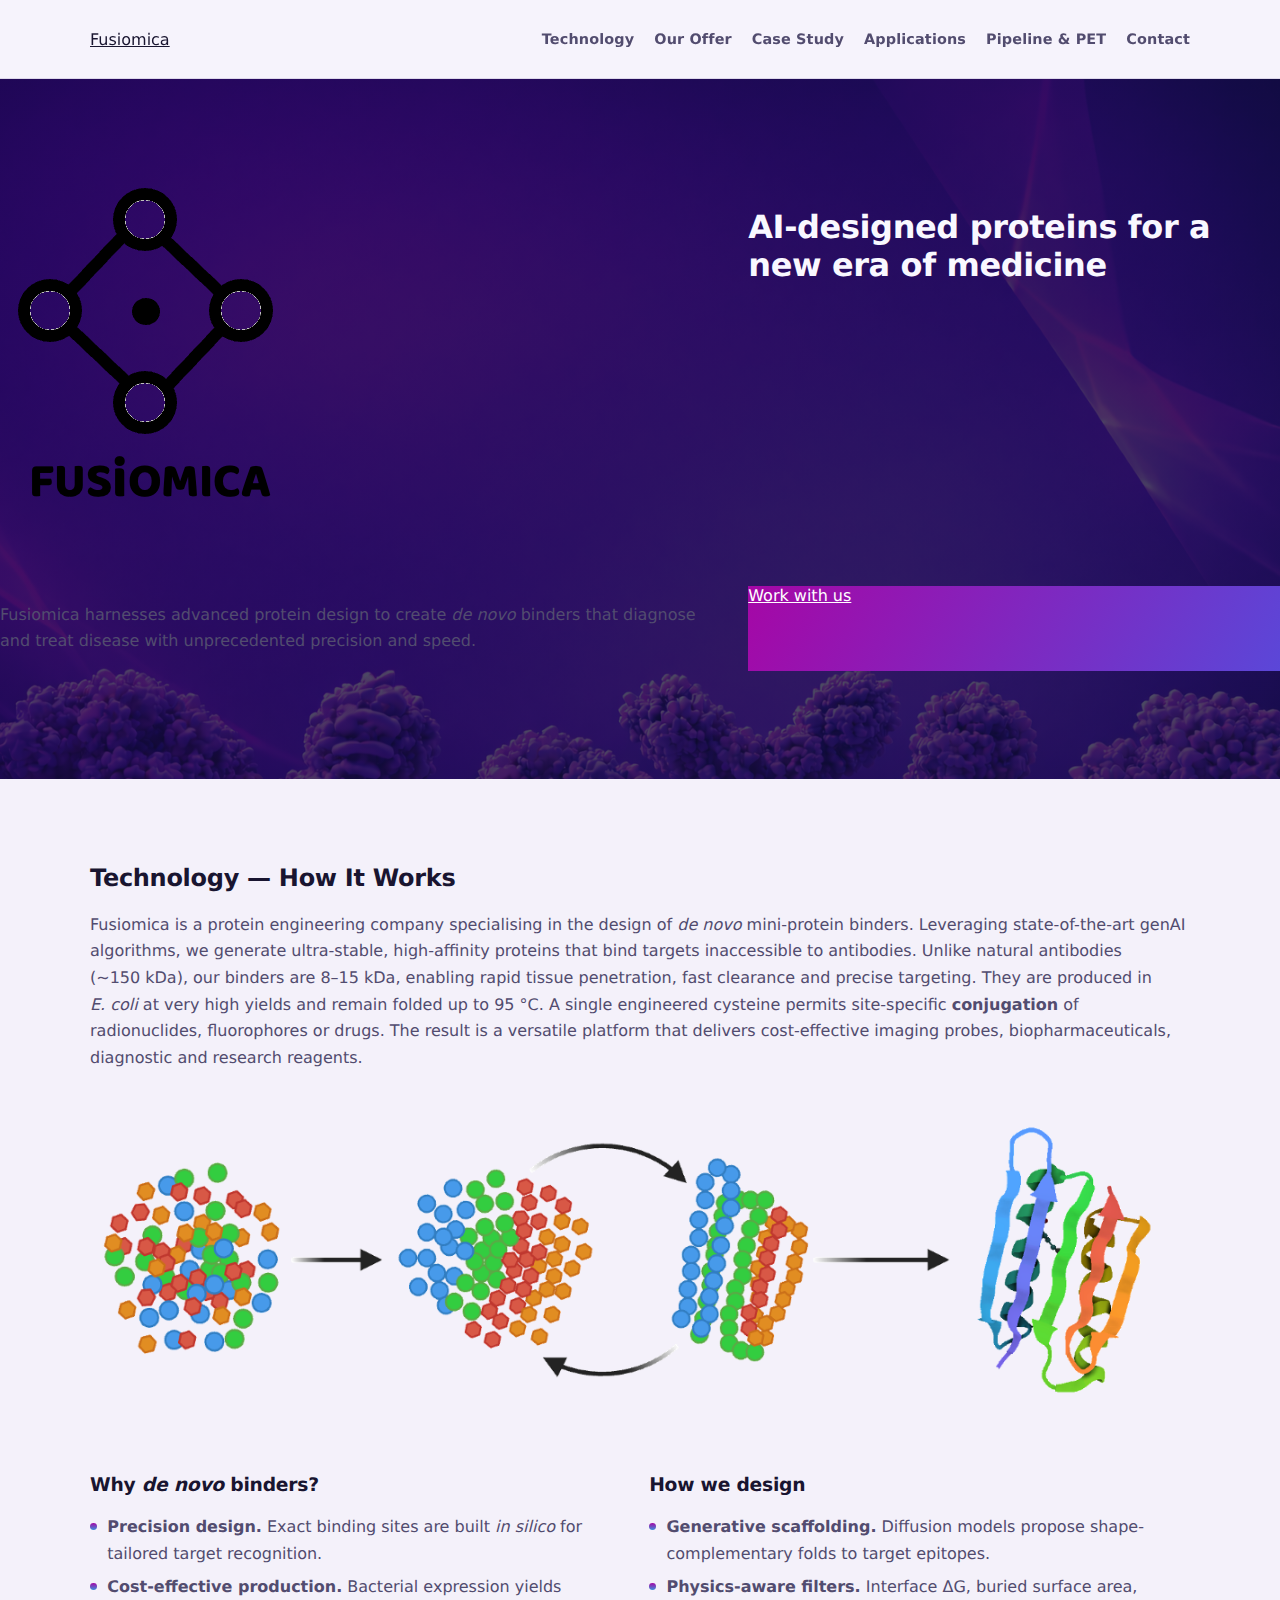
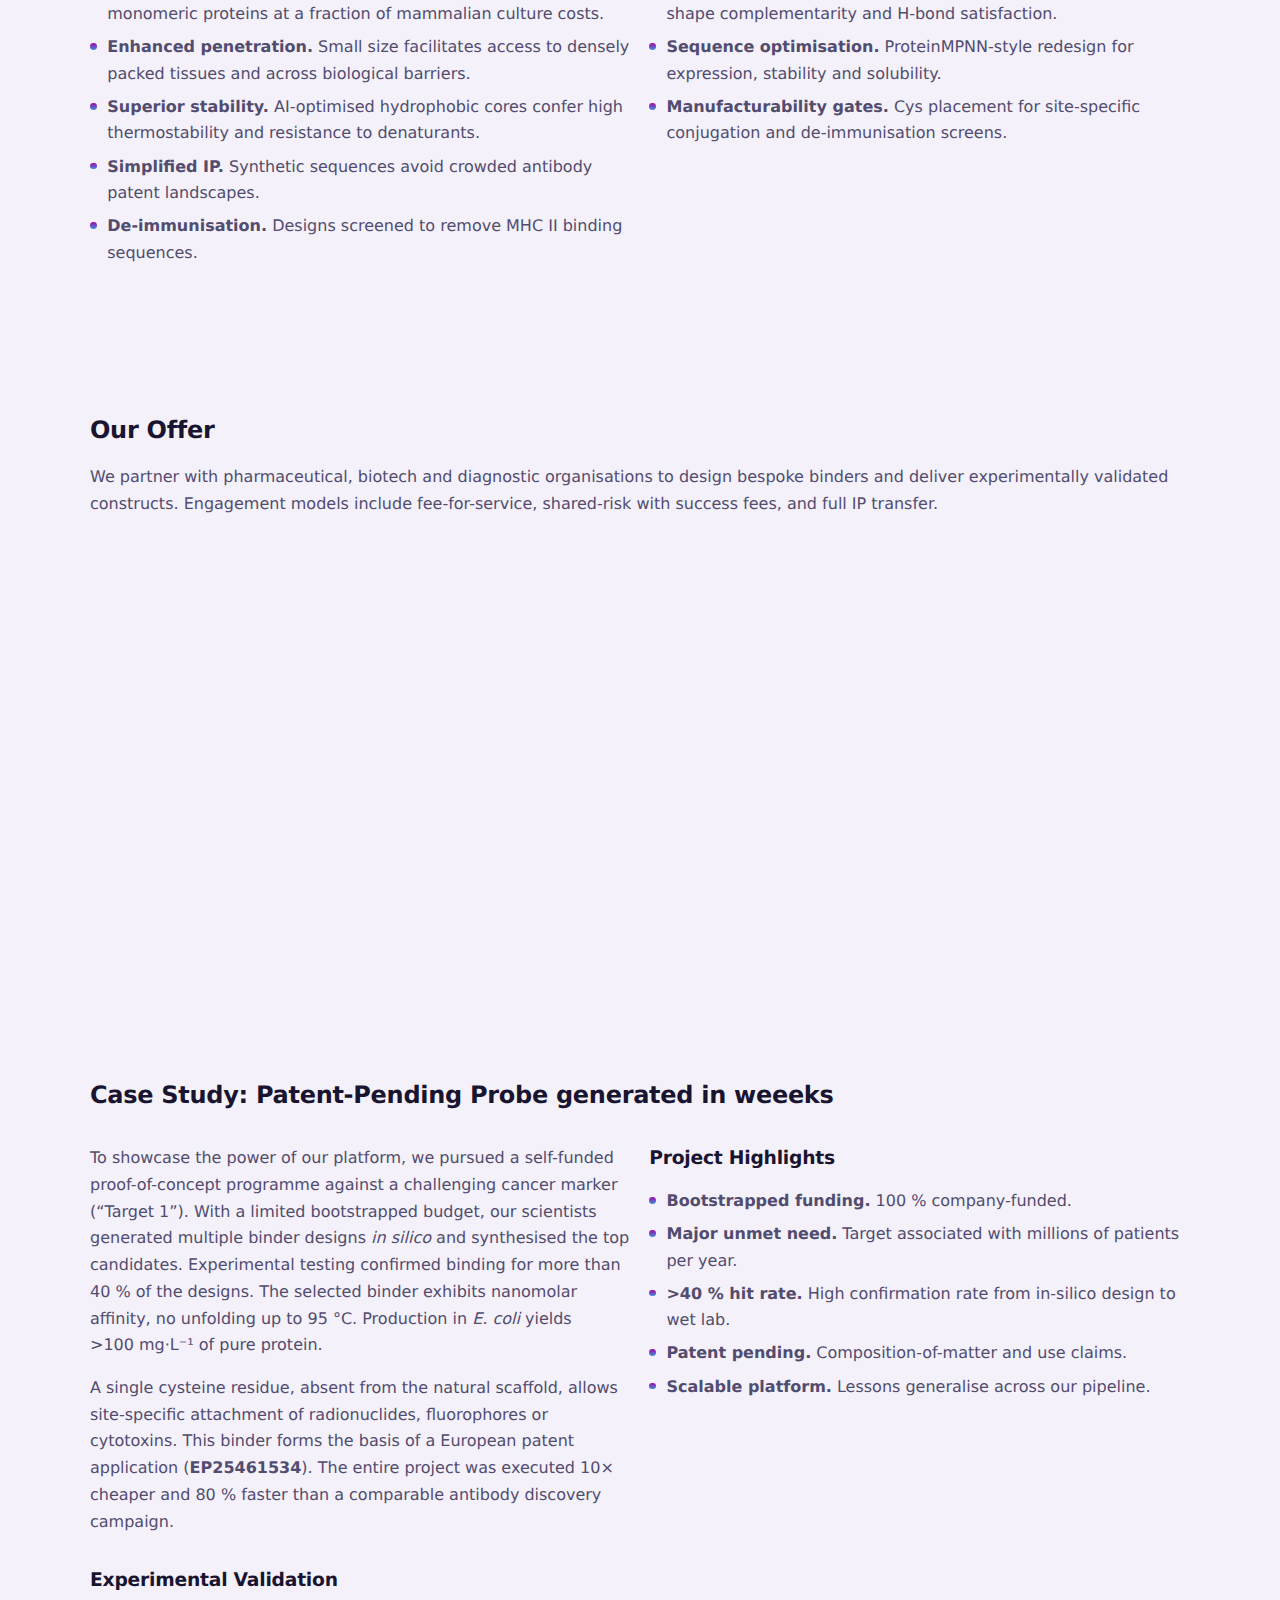
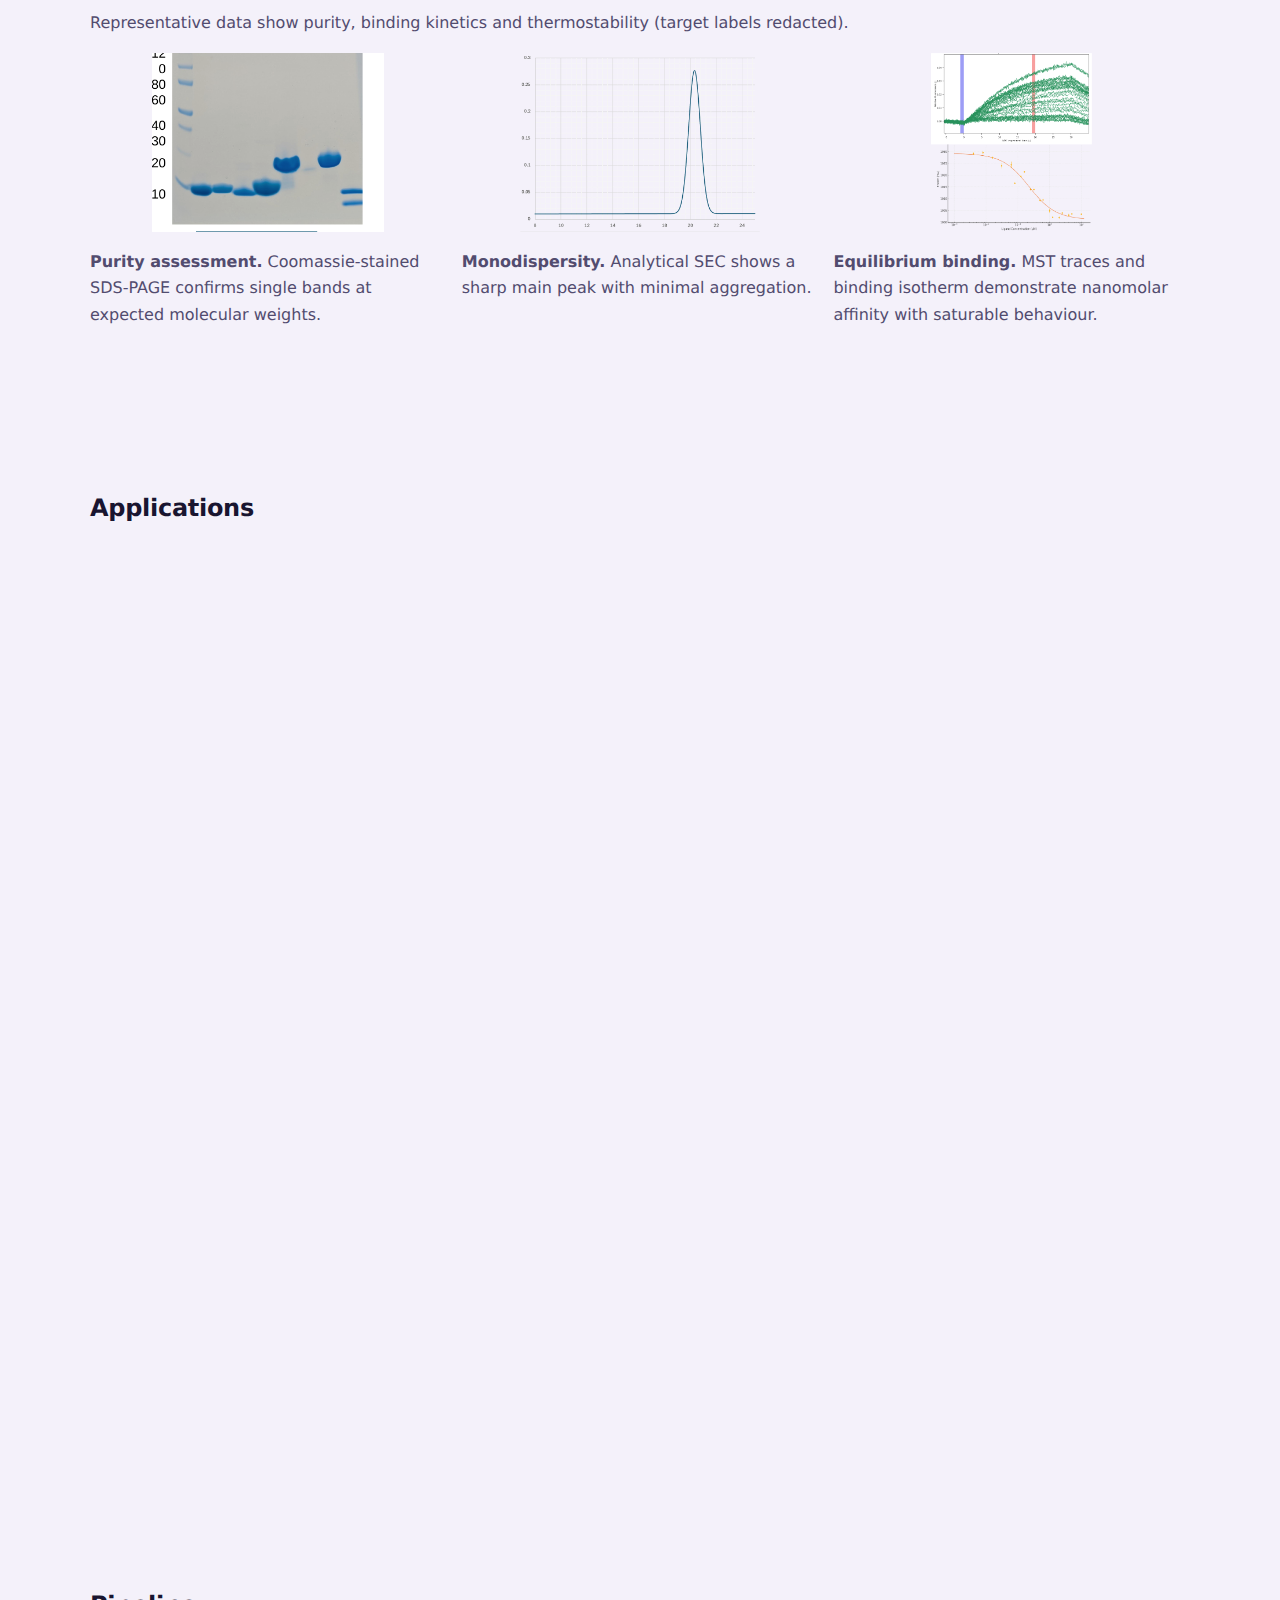
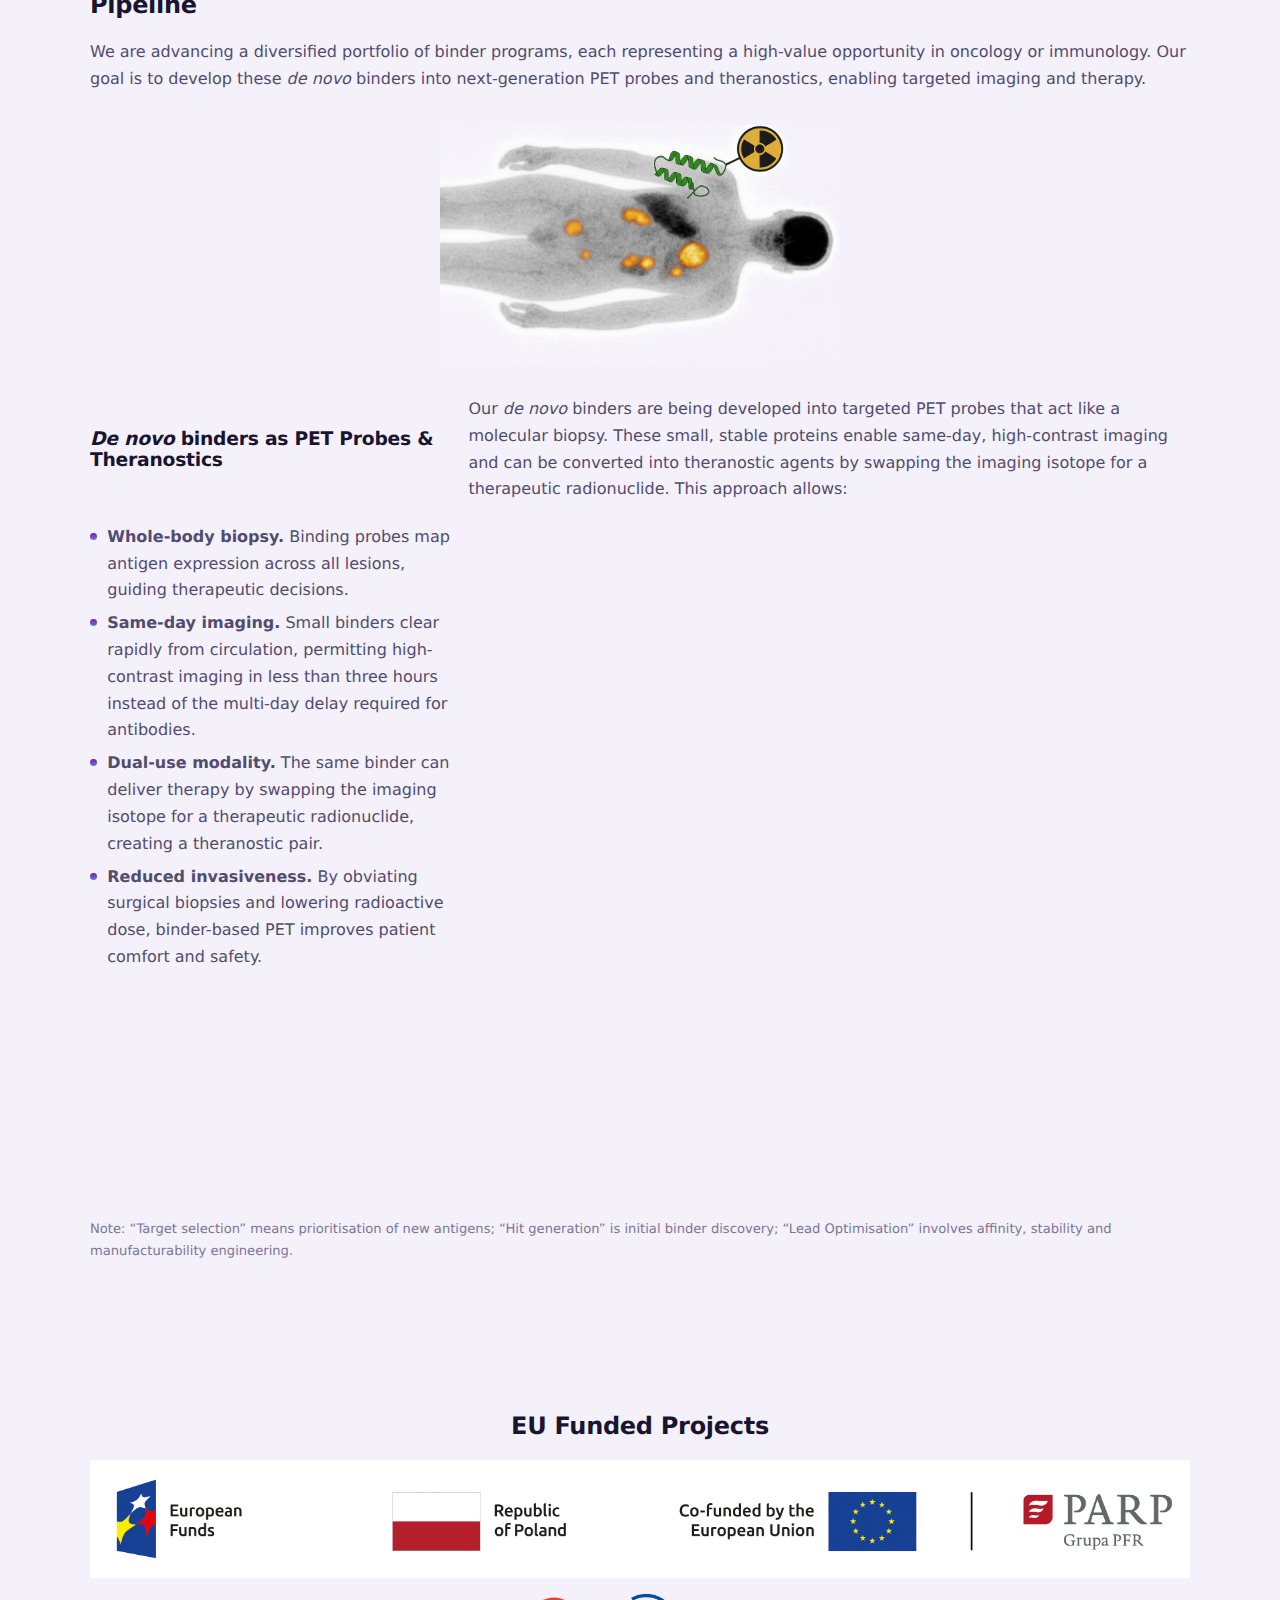
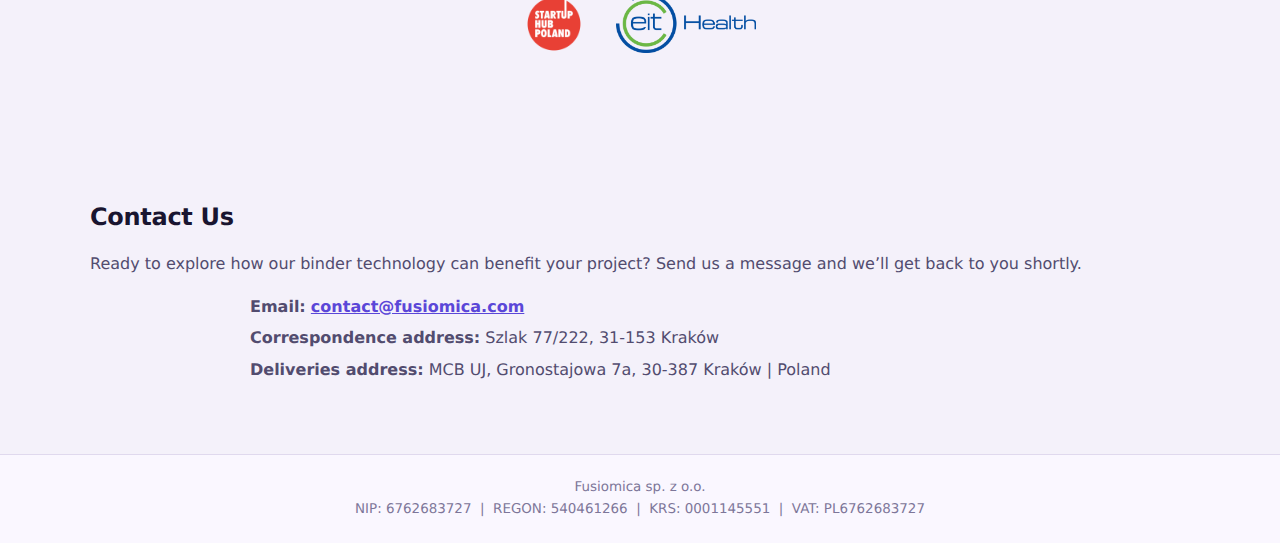
<file: index.html>
<!DOCTYPE html>
<html lang="en">
<head>
    <meta charset="UTF-8" />
    <meta name="viewport" content="width=device-width, initial-scale=1.0" />
    <title>Fusiomica – AI-designed proteins</title>
    <link rel="preconnect" href="https://fonts.googleapis.com" />
    <link rel="preconnect" href="https://fonts.gstatic.com" crossorigin />
    <link href="https://fonts.googleapis.com/css2?family=Poppins:wght@400;600;700&display=swap" rel="stylesheet" />
    <link rel="stylesheet" href="styles.css" />
</head>
<body>
    <!-- Navigation bar -->
    <nav class="navbar">
        <div class="container nav-container">
            <a href="#hero" class="logo">Fusiomica</a>
            <!-- Mobile hamburger toggle -->
            <div class="menu-toggle" onclick="toggleMenu()">
                <span></span>
                <span></span>
                <span></span>
            </div>
            <ul class="nav-links">
                <li><a href="#technology">Technology</a></li>
                <li><a href="#offer">Our Offer</a></li>
                <li><a href="#case">Case Study</a></li>
                <li><a href="#applications">Applications</a></li>
                <li><a href="#pipeline">Pipeline &amp; PET</a></li>
                <li><a href="#contact">Contact</a></li>
            </ul>
        </div>
    </nav>

    <!-- Hero section with gradient background -->
    <header id="hero" class="hero-section">
        <div class="container hero-content">
            <img src="assets/fusiomica_logo.png" alt="Stylized molecular structure..." class="hero-logo logo-negative" />
            <h1 class="hero-title">AI-designed proteins for a new era of medicine</h1>
            <p class="hero-subtitle">
                Fusiomica harnesses advanced protein design to create
                <em>de&nbsp;novo</em> binders that diagnose and treat disease with
                unprecedented precision and speed.
            </p>
            <a href="#contact" class="btn-primary">Work with us</a>
        </div>
    </header>

    <!-- Technology section -->
    <section id="technology" class="section">
        <div class="container">
            <h2>Technology — How It Works</h2>
            <p>
                Fusiomica is a protein engineering company specialising in the
                design of <em>de&nbsp;novo</em> mini-protein binders. Leveraging
                state-of-the-art genAI algorithms, we generate ultra-stable, high-affinity proteins
                that bind targets inaccessible to antibodies. Unlike natural
                antibodies (~150&nbsp;kDa), our binders are 8–15&nbsp;kDa, enabling
                rapid tissue penetration, fast clearance and precise
                targeting. They are produced in <em>E.&nbsp;coli</em> at very high yields and remain folded up to 95&nbsp;°C. A single
                engineered cysteine permits site-specific <strong>conjugation</strong> of
                radionuclides, fluorophores or drugs. The result is a
                versatile platform that delivers cost-effective imaging
                probes, biopharmaceuticals, diagnostic and research reagents.
            </p>
            <img src="assets/difussion.png" alt="Diffusion model illustration" style="display:block; margin: 2rem auto 2rem auto; width:100%; height:auto;" />
            <div class="grid two-columns">
                <div>
                    <h3>Why <em>de&nbsp;novo</em> binders?</h3>
                    <ul class="bullet-list">
                        <li><strong>Precision design.</strong> Exact binding sites are built <i>in silico</i> for tailored target recognition.</li>
                        <li><strong>Cost-effective production.</strong> Bacterial expression yields monomeric proteins at a fraction of mammalian culture costs.</li>
                        <li><strong>Enhanced penetration.</strong> Small size facilitates access to densely packed tissues and across biological barriers.</li>
                        <li><strong>Superior stability.</strong> AI-optimised hydrophobic cores confer high thermostability and resistance to denaturants.</li>
                        <li><strong>Simplified IP.</strong> Synthetic sequences avoid crowded antibody patent landscapes.</li>
                        <li><strong>De-immunisation.</strong> Designs screened to remove MHC&nbsp;II binding sequences.</li>
                    </ul>
                </div>
                <div>
                    <h3>How we design</h3>
                    <ul class="bullet-list">
                        <li><strong>Generative scaffolding.</strong> Diffusion models propose shape-complementary folds to target epitopes.</li>
                        <li><strong>Physics-aware filters.</strong> Interface ΔG, buried surface area, shape complementarity and H-bond satisfaction.</li>
                        <li><strong>Sequence optimisation.</strong> ProteinMPNN-style redesign for expression, stability and solubility.</li>
                        <li><strong>Manufacturability gates.</strong> Cys placement for site-specific conjugation and de-immunisation screens.</li>
                    </ul>
                </div>
            </div>
        </div>
    </section>

    <!-- Our Offer section -->
    <section id="offer" class="section alt-background">
        <div class="container">
            <h2>Our Offer</h2>
            <p>
                We partner with pharmaceutical, biotech and diagnostic organisations to design bespoke binders and deliver experimentally validated constructs. Engagement models include fee-for-service, shared-risk with success fees, and full IP transfer.
            </p>
            <div class="grid three-columns">
                <div class="card" style="text-align: center">
                    <img src="assets/binder_disc.png" alt="Binder discovery" style="height:96px;display:block;margin:0 auto 1rem auto;" />
                    <h3>Binder Discovery</h3>
                    <p>
                        Computational generation of hundreds to thousands of
                        candidate binders using structure-guided design and
                        deep generative models. Rigorous in-silico screening
                        identifies hits with desired epitope specificity.
                    </p>
                </div>
                <div class="card" style="text-align: center">
                    <img src="assets/production.png" alt="Production" style="height:96px;display:block;margin:0 auto 1rem auto;" />
                    <h3>Hit&nbsp;to&nbsp;Lead</h3>
                    <p>
                        Expression and purification in <em>E.&nbsp;coli</em>,
                        followed by binding assays (HPLC, SPR, ELISA) to
                        confirm on-target affinity. Lead molecules are
                        affinity-matured to sub-nanomolar range and assessed
                        for stability, solubility and manufacturability.
                    </p>
                </div>
                <div class="card" style="text-align: center">
                    <img src="assets/labeling.png" alt="Labeling/Functionalisation" style="height:96px;display:block;margin:0 auto 1rem auto;" />
                    <h3>Functionalisation</h3>
                    <p>
                        Site-specific conjugation of radionuclides,
                        fluorophores or payloads via engineered cysteines or
                        unnatural amino acids. Fusion to Fc domains extends
                        half-life when required. Final constructs are ready
                        for pre-clinical imaging, therapeutic or diagnostic
                        applications.
                    </p>
                </div>
            </div>
        </div>
    </section>

    <!-- Case study section -->
    <section id="case" class="section">
        <div class="container">
            <h2>Case&nbsp;Study: Patent-Pending Probe generated in weeeks</h2>
            <div class="grid two-columns">
                <div>
                    <p>
                        To showcase the power of our platform, we pursued a
                        self-funded proof-of-concept programme against a
                        challenging cancer marker (“Target&nbsp;1”). With a
                        limited bootstrapped budget, our scientists generated
                        multiple binder designs <i>in&nbsp;silico</i> and synthesised
                        the top candidates. Experimental testing confirmed
                        binding for more than 40&nbsp;% of the designs. The
                        selected binder exhibits nanomolar affinity, no
                        unfolding up to 95&nbsp;°C. Production in
                        <em>E.&nbsp;coli</em> yields &gt;100&nbsp;mg·L⁻¹ of pure protein.
                    </p>
                    <p>
                        A single cysteine residue, absent from the natural
                        scaffold, allows site-specific attachment of
                        radionuclides, fluorophores or cytotoxins.
                        This binder forms the basis of a European patent
                        application (<strong>EP25461534</strong>). The entire
                        project was executed 10× cheaper and 80&nbsp;% faster
                        than a comparable antibody discovery campaign.
                    </p>
                </div>
                <div>
                    <h3 class="highlight-title">Project Highlights</h3>
                    <ul class="bullet-list">
                        <li><strong>Bootstrapped funding.</strong> 100&nbsp;%
                            company-funded.</li>
                        <li><strong>Major unmet need.</strong> Target
                            associated with millions of patients per year.</li>
                        <li><strong>&gt;40&nbsp;% hit rate.</strong> High
                            confirmation rate from in-silico design to wet lab.</li>
                        <li><strong>Patent pending.</strong> Composition-of-matter and use claims.</li>
                        <li><strong>Scalable platform.</strong> Lessons
                            generalise across our pipeline.</li>
                    </ul>
                </div>
            </div>

            <!-- Experimental validation moved here -->
            <h3 class="highlight-title">Experimental Validation</h3>
            <p>
                Representative data show purity, binding kinetics and thermostability (target labels redacted).
            </p>
            <div class="validation-grid">
                <div>
                    <img src="assets/sds_gel_final.png" alt="SDS-PAGE analysis of purified binder and complex" class="fig-image" style="max-height:180px;width:auto;display:block;margin:0 auto 1rem auto;" />
                    <p class="figure-caption"><strong>Purity assessment.</strong> Coomassie-stained SDS-PAGE confirms single bands at expected molecular weights.</p>
                </div>
                <div>
                    <img src="assets/sec.png" alt="Size exclusion chromatography trace" class="fig-image" style="max-height:180px;width:auto;display:block;margin:0 auto 1rem auto;" />
                    <p class="figure-caption"><strong>Monodispersity.</strong> Analytical SEC shows a sharp main peak with minimal aggregation.</p>
                </div>
                <div>
                    <img src="assets/mst.png" alt="MicroScale Thermophoresis binding traces" class="fig-image" style="max-height:180px;width:auto;display:block;margin:0 auto 1rem auto;" />
                    <p class="figure-caption"><strong>Equilibrium binding.</strong> MST traces and binding isotherm demonstrate nanomolar affinity with saturable behaviour.</p>
                </div>
            </div>
        </div>
    </section>

   <!-- Applications section -->
<section id="applications" class="section">
  <div class="container">
    <h2>Applications</h2>
    <div class="grid cards-2col">
      <div class="card">
        <img src="assets/gpcr.png" alt="GPCR-targeted" style="height:128px;display:block;margin:0 auto 1rem auto;" />
        <h3>GPCR-targeted Binders</h3>
        <p>GPCR epitopes are buried in flexible extracellular loops and adopt multiple conformations. Our mini-proteins penetrate these loops and can stabilise specific receptor states or block ligand binding.</p>
      </div>
      <div class="card">
        <img src="assets/biosensor.png" alt="Diagnostic/Biosensor" style="height:128px;display:block;margin:0 auto 1rem auto;" />
        <h3>Diagnostic Reagents</h3>
        <p>Binders are ideally suited where stability, specificity and ease of production are essential.</p>
      </div>
      <div class="card">
        <img src="assets/cart.png" alt="CAR-T" style="height:128px;display:block;margin:0 auto 1rem auto;" />
        <h3>CAR-T Cell Engineering</h3>
        <p>De&nbsp;novo binders offer compact, human-sequence-free recognition domains for cell therapies.</p>
      </div>
      <div class="card">
        <img src="assets/bispecific.png" alt="Bispecifics" style="height:128px;display:block;margin:0 auto 1rem auto;" />
        <h3>Bispecific &amp; Multispecific Formats</h3>
        <p>Combining multiple <em>de&nbsp;novo</em> binders enables advanced bispecific, multispecific, and bifunctional molecules.</p>
      </div>
      <div class="card">
        <img src="assets/dual_adc.png" alt="ADC Formats" style="height:128px;display:block;margin:0 auto 1rem auto;" />
        <h3>ADC Formats</h3>
        <p>Site-specific cysteine engineering enables precise conjugation of cytotoxic payloads for targeted therapies.</p>
      </div>
      <div class="card">
        <img src="assets/fusion.png" alt="Fusion Proteins" style="height:128px;display:block;margin:0 auto 1rem auto;" />
        <h3>Fusion Proteins &amp; Functional Extensions</h3>
        <p><em>De&nbsp;novo</em> binders can be fused to additional domains to add new biological functions or pharmacological properties.</p>
      </div>
    </div>
  </div>
</section>

    <!-- Pipeline section (kept) -->
    <section id="pipeline" class="section">
        <div class="container">
            <h2>Pipeline</h2>
            <p>
                We are advancing a diversified portfolio of binder programs, each representing a high-value opportunity in oncology or immunology. Our goal is to develop these <em>de&nbsp;novo</em> binders into next-generation PET probes and theranostics, enabling targeted imaging and therapy.
            </p>
            <img src="assets/pet_image.png" alt="PET imaging illustration" style="display:block;margin:2rem auto 2rem auto;max-width:400px;width:100%;height:auto;" />
            <div class="pet-panel">
                <h3 class="highlight-title"><i>De novo</i> binders as PET Probes &amp; Theranostics</h3>
                <p>
                    Our <em>de&nbsp;novo</em> binders are being developed into targeted PET probes that act like a molecular biopsy. These small, stable proteins enable same-day, high-contrast imaging and can be converted into theranostic agents by swapping the imaging isotope for a therapeutic radionuclide. This approach allows:
                </p>
                <ul class="bullet-list">
                    <li><strong>Whole-body biopsy.</strong> Binding probes map antigen expression across all lesions, guiding therapeutic decisions.</li>
                    <li><strong>Same-day imaging.</strong> Small binders clear rapidly from circulation, permitting high-contrast imaging in less than three hours instead of the multi-day delay required for antibodies.</li>
                    <li><strong>Dual-use modality.</strong> The same binder can deliver therapy by swapping the imaging isotope for a therapeutic radionuclide, creating a theranostic pair.</li>
                    <li><strong>Reduced invasiveness.</strong> By obviating surgical biopsies and lowering radioactive dose, binder-based PET improves patient comfort and safety.</li>
                </ul>
            </div>
            <div class="pipeline-visual">
    <div class="pipeline-row">
        <div class="pipeline-label">
            Target&nbsp;1<br>
            <span class="pipeline-stage">Lead Optimisation</span>
        </div>
        <div class="pipeline-indication">
            Epithelial origin tumours
        </div>
        <div class="pipeline-bar">
            <div class="pipeline-arrow" style="width: 35%;"></div>
        </div>
    </div>
    <div class="pipeline-row">
        <div class="pipeline-label">
            Target&nbsp;2<br>
            <span class="pipeline-stage">Hit Generation</span>
        </div>
        <div class="pipeline-indication">
            Splicing isoform, breast
        </div>
        <div class="pipeline-bar">
            <div class="pipeline-arrow" style="width: 20%;"></div>
        </div>
    </div>
    <div class="pipeline-row">
        <div class="pipeline-label">
            Target&nbsp;3<br>
            <span class="pipeline-stage">Target Selection</span>
        </div>
        <div class="pipeline-indication">
            Gastric cancer
        </div>
        <div class="pipeline-bar">
            <div class="pipeline-arrow" style="width: 15%;"></div>
        </div>
    </div>
</div>
<p class="pipeline-note">
    Note: “Target selection” means prioritisation of new antigens; “Hit generation” is initial binder discovery; “Lead Optimisation” involves affinity, stability and manufacturability engineering.
</p>
        </div>
    </section>

    <!-- EU funded projects banner (inserted above contact) -->
    <section id="eu-funded" class="section">
        <div class="container" style="text-align:center;">
            <h2>EU Funded Projects</h2>
            <img src="FENG_RP_UE_RGBENGPARP.png" alt="EU funded projects" style="max-height:120px;width:auto;display:block;margin:0 auto 1rem auto;" />
            <div class="eu-logos" style="display:flex;justify-content:center;align-items:center;gap:2rem;margin-top:1rem;">
                <img src="shp.png" alt="SHP logo" style="max-height:60px;width:auto;display:block;" />
                <img src="EIT_LOGO.png" alt="EIT logo" style="max-height:60px;width:auto;display:block;" />
            </div>
        </div>
    </section>

    <!-- Contact section -->
    <section id="contact" class="section alt-background">
        <div class="container">
            <h2>Contact&nbsp;Us</h2>
            <p>
                Ready to explore how our binder technology can benefit your
                project? Send us a message and we’ll get back to you shortly.
            </p>
            <div class="contact-details">
                <p><strong>Email:</strong>
                <span id="email-obscured"></span>
                <noscript>contact [at] fusiomica [dot] com</noscript>
            </p>
            <p><strong>Correspondence address:</strong> Szlak 77/222, 31-153 Kraków</p>
            <p><strong>Deliveries address:</strong> MCB UJ, Gronostajowa 7a, 30-387 Kraków | Poland</p>
        </div>
    </div>
</section>

<script>
    // Obscure email from bots
    document.addEventListener("DOMContentLoaded", function() {
        var user = "contact";
        var domain = "fusiomica.com";
        var email = user + "@" + domain;
        var link = document.createElement("a");
        link.href = "mailto:" + email;
        link.textContent = email;
        var span = document.getElementById("email-obscured");
        if (span) span.appendChild(link);
    });
</script>

    <footer class="footer">
        <div class="container">
            <p>
                Fusiomica sp. z o.o.<br>
                NIP: 6762683727 &nbsp;|&nbsp; REGON: 540461266 &nbsp;|&nbsp; KRS: 0001145551 &nbsp;|&nbsp; VAT: PL6762683727
            </p>
        </div>
    </footer>

    <script>
        // Mobile menu toggle functionality
        const navLinks = document.querySelector('.nav-links');
        function toggleMenu() {
            navLinks.classList.toggle('open');
        }
    </script>
</body>
</html>
</file>
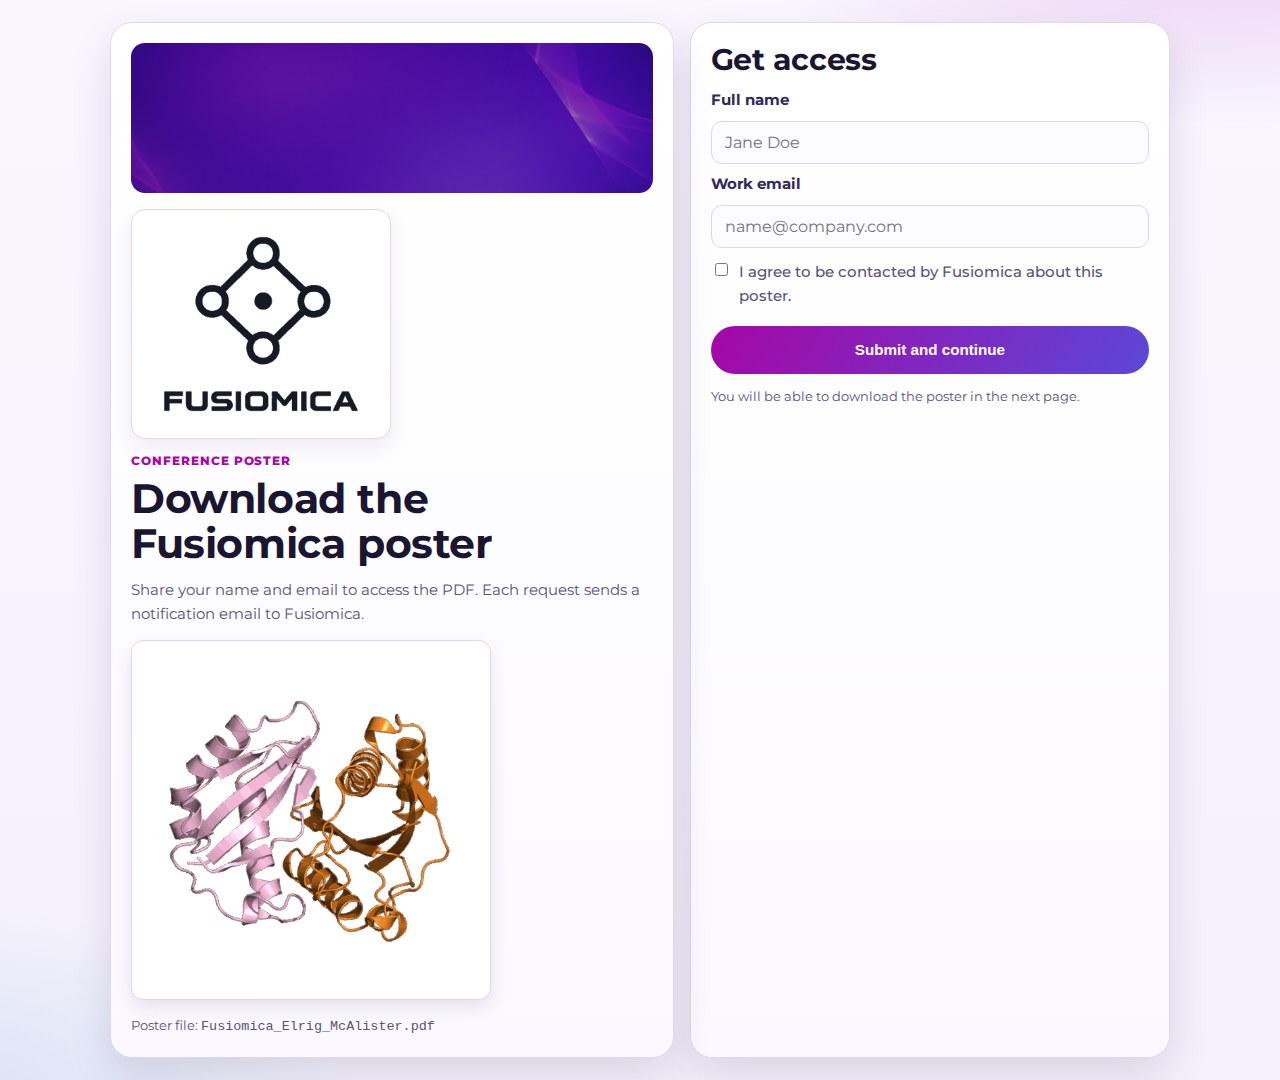
<file: poster/index.html>
<!DOCTYPE html>
<html lang="en">
<head>
  <meta charset="UTF-8" />
  <meta name="viewport" content="width=device-width, initial-scale=1.0" />
  <meta name="description" content="Download the Fusiomica conference poster after sharing your contact details." />
  <title>Fusiomica Poster | Access</title>
  <link rel="preconnect" href="https://fonts.googleapis.com" />
  <link rel="preconnect" href="https://fonts.gstatic.com" crossorigin />
  <link href="https://fonts.googleapis.com/css2?family=Montserrat:wght@400;500;600;700;800&display=swap" rel="stylesheet" />
  <link rel="stylesheet" href="poster.css" />
</head>
<body>
  <main class="page-wrap">
    <section class="panel visual-panel">
      <div class="hero-art" aria-hidden="true"></div>
      <img src="../assets/heart/fusiomica-logo-dark.png" alt="Fusiomica logo" class="logo-main" />
      <p class="kicker">Conference poster</p>
      <h1>Download the Fusiomica poster</h1>
      <p class="lead">
        Share your name and email to access the PDF.
        Each request sends a notification email to Fusiomica.
      </p>
      <img src="../assets/heart/structure-anim.gif" alt="Animated protein structure from Fusiomica presentation" class="visual-structure" />
      <p class="asset-note">Poster file: <code>Fusiomica_Elrig_McAlister.pdf</code></p>
    </section>

    <section class="panel form-panel" aria-label="Poster lead form">
      <h2>Get access</h2>
      <form id="lead-form" action="https://formsubmit.co/contact@fusiomica.com" method="POST">
        <input type="hidden" name="_subject" value="Poster download lead - Fusiomica" />
        <input type="hidden" name="_template" value="table" />
        <input type="hidden" name="_captcha" value="false" />
        <input type="hidden" name="_next" id="next-url" value="https://www.fusiomica.com/poster/download.html" />
        <input type="text" name="_honey" class="hidden" tabindex="-1" autocomplete="off" />

        <label for="full-name">Full name</label>
        <input id="full-name" name="name" type="text" required placeholder="Jane Doe" autocomplete="name" />

        <label for="email">Work email</label>
        <input id="email" name="email" type="email" required placeholder="name@company.com" autocomplete="email" />

        <label class="consent">
          <input type="checkbox" name="consent" value="yes" required />
          <span>I agree to be contacted by Fusiomica about this poster.</span>
        </label>

        <button type="submit">Submit and continue</button>
      </form>
      <p class="hint">You will be able to download the poster in the next page.</p>
    </section>
  </main>

  <script src="poster.js"></script>
</body>
</html>
</file>
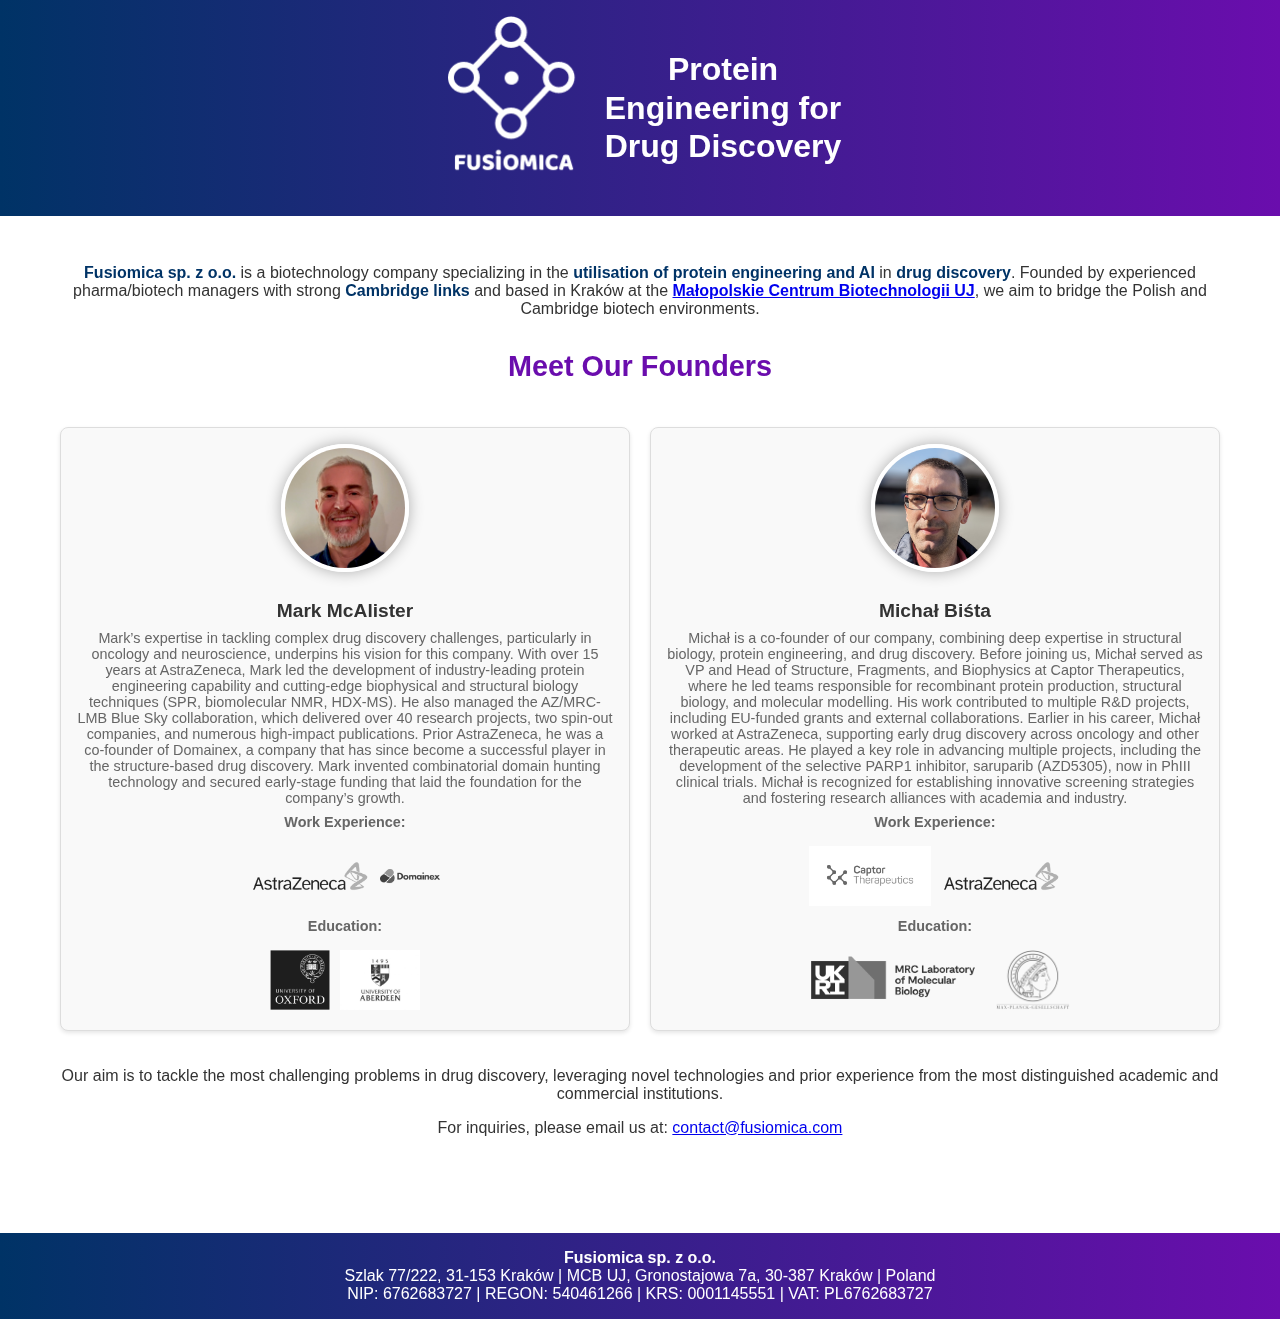
<file: index2.html>
<!DOCTYPE html>
<html lang="en">
<head>
    <meta charset="UTF-8">
    <meta name="viewport" content="width=device-width, initial-scale=1.0">
    <meta name="description" content="Fusiomica sp. z o.o. - A biotechnology company specializing in utilisation of protein engineering and AI in drug discovery, bridging Polish and Cambridge biotech environments.">
    <title>Fusiomica - Protein Engineering for Drug Discovery</title>
    <style>
        body {
            font-family: Arial, sans-serif;
            margin: 0;
            padding: 0;
            color: #333;
        }
        header {
            background: linear-gradient(to left, #6a0dad, #003366);
            color: white;
            text-align: center;
            padding: 1rem 0;
            display: flex;
            align-items: center;
            justify-content: center;
            gap: 1rem;
        }
        header img.logo {
            width: 150px;
            filter: invert(1);
            mix-blend-mode: screen;
        }
        header h1 {
            margin: 0;
            line-height: 1.2;
        }
        .container {
            padding: 2rem;
            max-width: 1200px;
            margin: auto;
        }
        .intro {
            text-align: center;
            margin-bottom: 2rem;
        }
        .highlight {
            color: #003366;
            font-weight: bold;
        }
        .team {
            display: table;
            width: 100%;
            margin-top: 1rem;
            border-spacing: 20px;
            table-layout: fixed; /* Ensures equal-width columns */
        }
        .team-header {
            text-align: center;
            margin-bottom: 1rem;
            width: 100%;
        }
        .team-header h2 {
            font-size: 1.8rem;
            color: #6a0dad;
        }
        .team-row {
            display: table-row;
        }
        .team-member {
            display: table-cell;
            background: #f9f9f9;
            border: 1px solid #ddd;
            border-radius: 8px;
            padding: 1rem;
            vertical-align: top;
            text-align: center;
            box-shadow: 0 2px 4px rgba(0, 0, 0, 0.1);
        }
        .team-member img.photo {
            width: 120px; /* Fixed size for consistent circular images */
            height: 120px;
            border-radius: 50%; /* Circular shape */
            object-fit: cover;
            margin-bottom: 1rem;
            box-shadow: 0 0 15px rgba(0, 0, 0, 0.3); /* Blurred border */
            border: 4px solid white; /* Optional white border */
        }
        .team-member h3 {
            margin: 0.5rem 0;
            font-size: 1.2rem;
        }
        .team-member p {
            margin: 0.5rem 0;
            font-size: 0.9rem;
            color: #666;
        }
        .section-title {
            font-weight: bold;
            margin-top: 1rem;
            color: #6a0dad;
        }
        .company-logos {
            display: flex;
            justify-content: center;
            gap: 10px;
            margin-top: 1rem;
        }
        .company-logos img {
            height: 60px;
            object-fit: contain;
            filter: grayscale(100%);
            transition: filter 0.3s;
        }
        .company-logos img:hover {
            filter: grayscale(0%);
        }
        footer {
            background: linear-gradient(to left, #6a0dad, #003366);
            color: white;
            text-align: center;
            padding: 1rem 0;
            margin-top: 2rem;
        }
        @media (max-width: 768px) {
            .team {
                display: block;
            }
            .team-row {
                display: block;
            }
            .team-member {
                display: block;
                margin: 0 auto 20px;
                width: calc(100% - 40px);
                box-sizing: border-box;
            }
            .team-member img.photo {
                width: 80px; /* Adjusted size for smaller screens */
                height: 80px;
            }
        }
    </style>
    <script>
        function displayEmail() {
            const user = "contact";
            const domain = "fusiomica.com";
            document.getElementById("email").innerHTML = `<a href="mailto:${user}@${domain}">${user}@${domain}</a>`;
        }
        window.onload = displayEmail;
    </script>
</head>
<body>
    <header>
        <img src="fusiomica_logo.png" alt="Fusiomica Logo" class="logo">
        <h1>
            Protein<br>
            Engineering for<br>
            Drug Discovery
        </h1>
    </header>
    <div class="container">
        <section class="intro">
            <p>
                <span class="highlight">Fusiomica sp. z o.o.</span> is a biotechnology company specializing in the <span class="highlight">utilisation of protein engineering and AI</span> in <span class="highlight">drug discovery</span>.
                Founded by experienced pharma/biotech managers with strong <span class="highlight">Cambridge links</span> and based in Kraków at the <span class="highlight"><a href="https://mcb.uj.edu.pl" target="_blank">Małopolskie Centrum Biotechnologii UJ</a></span>, we aim to bridge the Polish and Cambridge biotech environments.
            </p>
        </section>
        <div class="team-header">
            <h2>Meet Our Founders</h2>
        </div>
        <section class="team">
            <div class="team-row">
                <div class="team-member">
                    <img src="mark.png" alt="Founder 1" class="photo">
                    <h3>Mark McAlister</h3>
                    <p>Mark’s expertise in tackling complex drug discovery challenges, particularly in oncology and neuroscience, underpins his vision for this company. With over 15 years at AstraZeneca, Mark led the development of industry-leading protein engineering capability and cutting-edge biophysical and structural biology techniques (SPR, biomolecular NMR, HDX-MS). He also managed the AZ/MRC-LMB Blue Sky collaboration, which delivered over 40 research projects, two spin-out companies, and numerous high-impact publications. Prior AstraZeneca, he was a co-founder of Domainex, a company that has since become a successful player in the structure-based drug discovery. Mark invented combinatorial domain hunting technology and secured early-stage funding that laid the foundation for the company’s growth.</p>
                    <p class="section-title">Work Experience:</p>
                    <div class="company-logos">
                        <a href="https://www.astrazeneca.com" target="_blank"><img src="az.png" alt="AstraZeneca"></a>
                        <a href="https://www.domainex.co.uk" target="_blank"><img src="domainex.png" alt="Domainex"></a>
                    </div>
                    <p class="section-title">Education:</p>
                    <div class="company-logos">
                        <a href="https://www.oxford.ac.uk" target="_blank"><img src="oxford.webp" alt="Oxford University"></a>
                        <a href="https://www.abdn.ac.uk" target="_blank"><img src="aberdeen.jpg" alt="University of Aberdeen"></a>
                    </div>
                </div>
                <div class="team-member">
                    <img src="michal.png" alt="Founder 2" class="photo">
                    <h3>Michał Biśta</h3>
                    <p>Michał is a co-founder of our company, combining deep expertise in structural biology, protein engineering, and drug discovery. Before joining us, Michał served as VP and Head of Structure, Fragments, and Biophysics at Captor Therapeutics, where he led teams responsible for recombinant protein production, structural biology, and molecular modelling. His work contributed to multiple R&D projects, including EU-funded grants and external collaborations. Earlier in his career, Michał worked at AstraZeneca, supporting early drug discovery across oncology and other therapeutic areas. He played a key role in advancing multiple projects, including the development of the selective PARP1 inhibitor, saruparib (AZD5305), now in PhIII clinical trials. Michał is recognized for establishing innovative screening strategies and fostering research alliances with academia and industry.</p>
                    <p class="section-title">Work Experience:</p>
                    <div class="company-logos">
                        <a href="https://www.captortherapeutics.com" target="_blank"><img src="captor.webp" alt="Captor Therapeutics"></a>
                        <a href="https://www.astrazeneca.com" target="_blank"><img src="az.png" alt="AstraZeneca"></a>
                    </div>
                    <p class="section-title">Education:</p>
                    <div class="company-logos">
                        <a href="https://www2.mrc-lmb.cam.ac.uk" target="_blank"><img src="lmb.png" alt="MRC Laboratory of Molecular Biology"></a>
                        <a href="https://www.biochem.mpg.de" target="_blank"><img src="mpi.png" alt="Max Planck Insitute of Biochemistry"></a>
                    </div>
                </div>
            </div>
        </section>
            <section class="intro">
        <p>Our aim is to tackle the most challenging problems in drug discovery, leveraging novel technologies and prior experience from the most distinguished academic and commercial institutions.</p>
            <p>For inquiries, please email us at: <span id="email">[email protected]</span></p>
        </section>
    </div>
    <footer>
        <strong>Fusiomica sp. z o.o.</strong><br>
        Szlak 77/222, 31-153 Kraków | MCB UJ, Gronostajowa 7a, 30-387 Kraków | Poland<br>
        NIP: 6762683727 | REGON: 540461266 | KRS: 0001145551 | VAT: PL6762683727
    </footer>
</body>
</html>
</file>
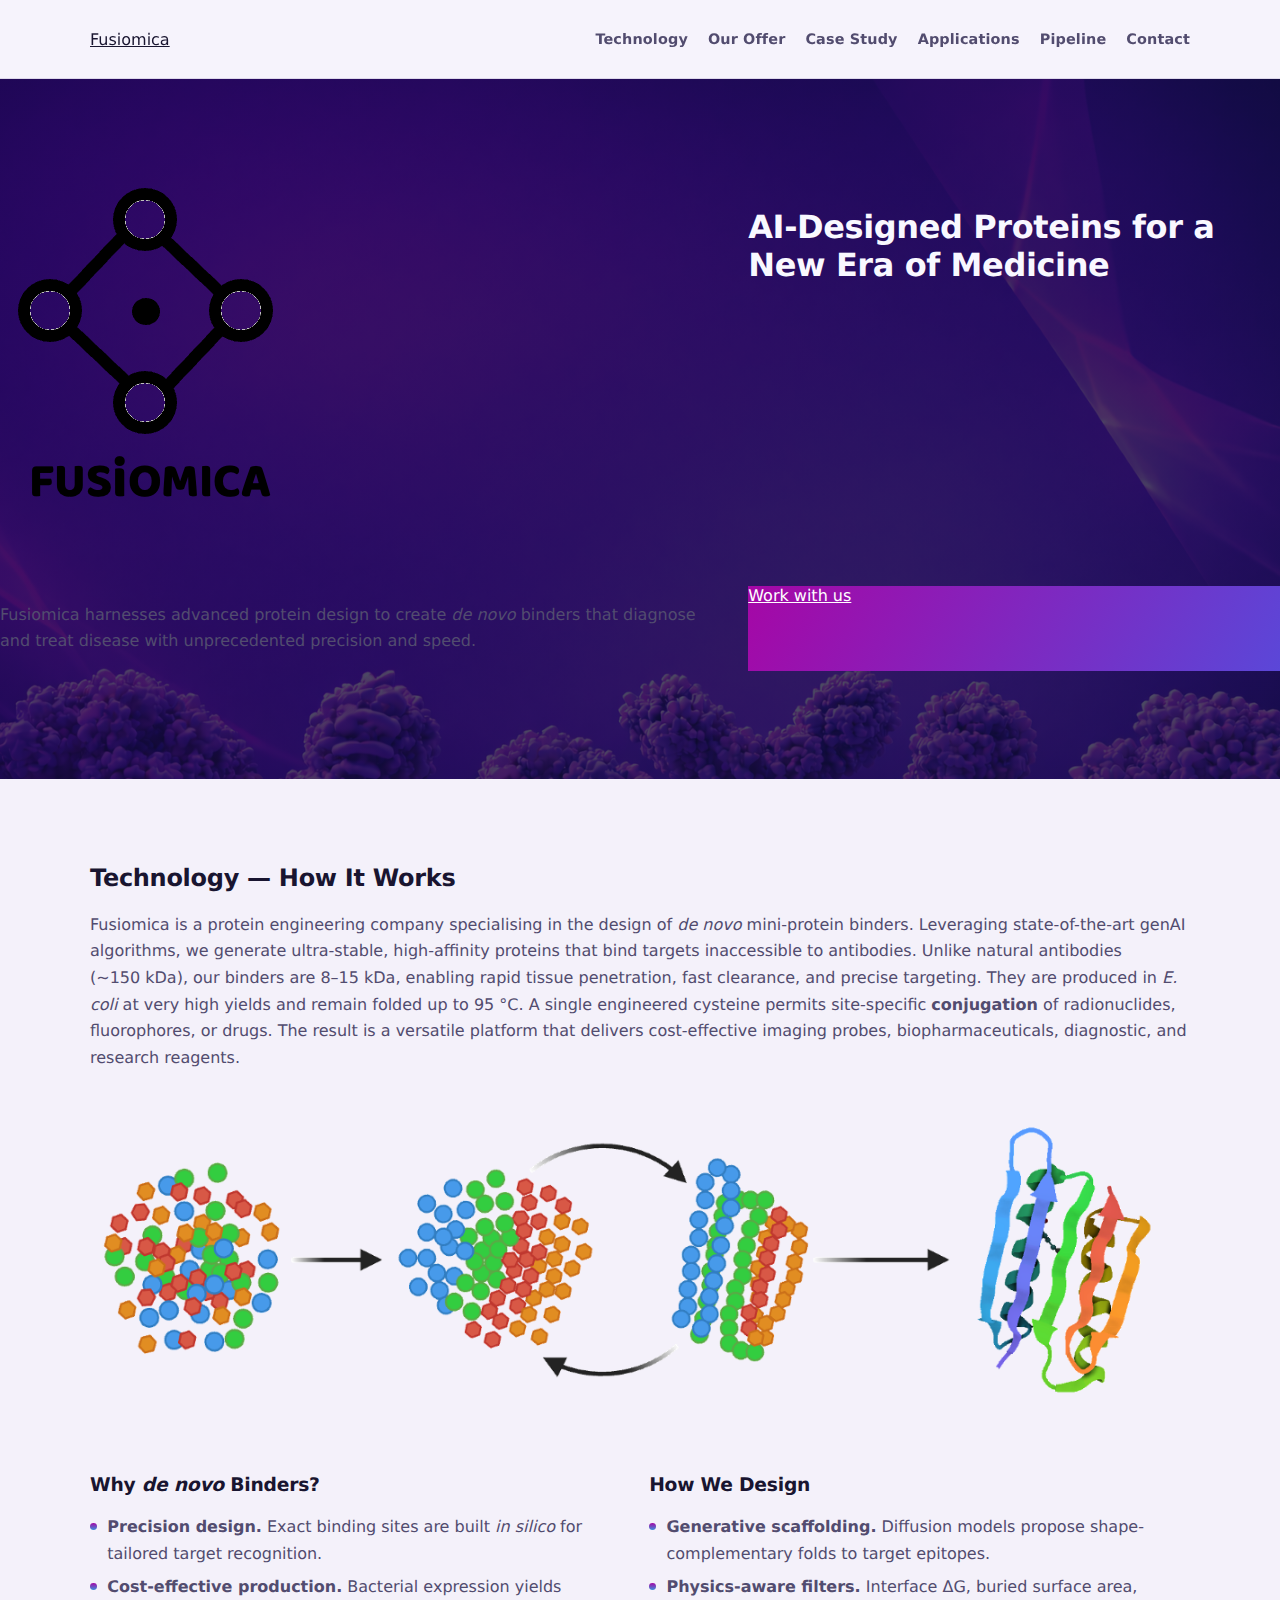
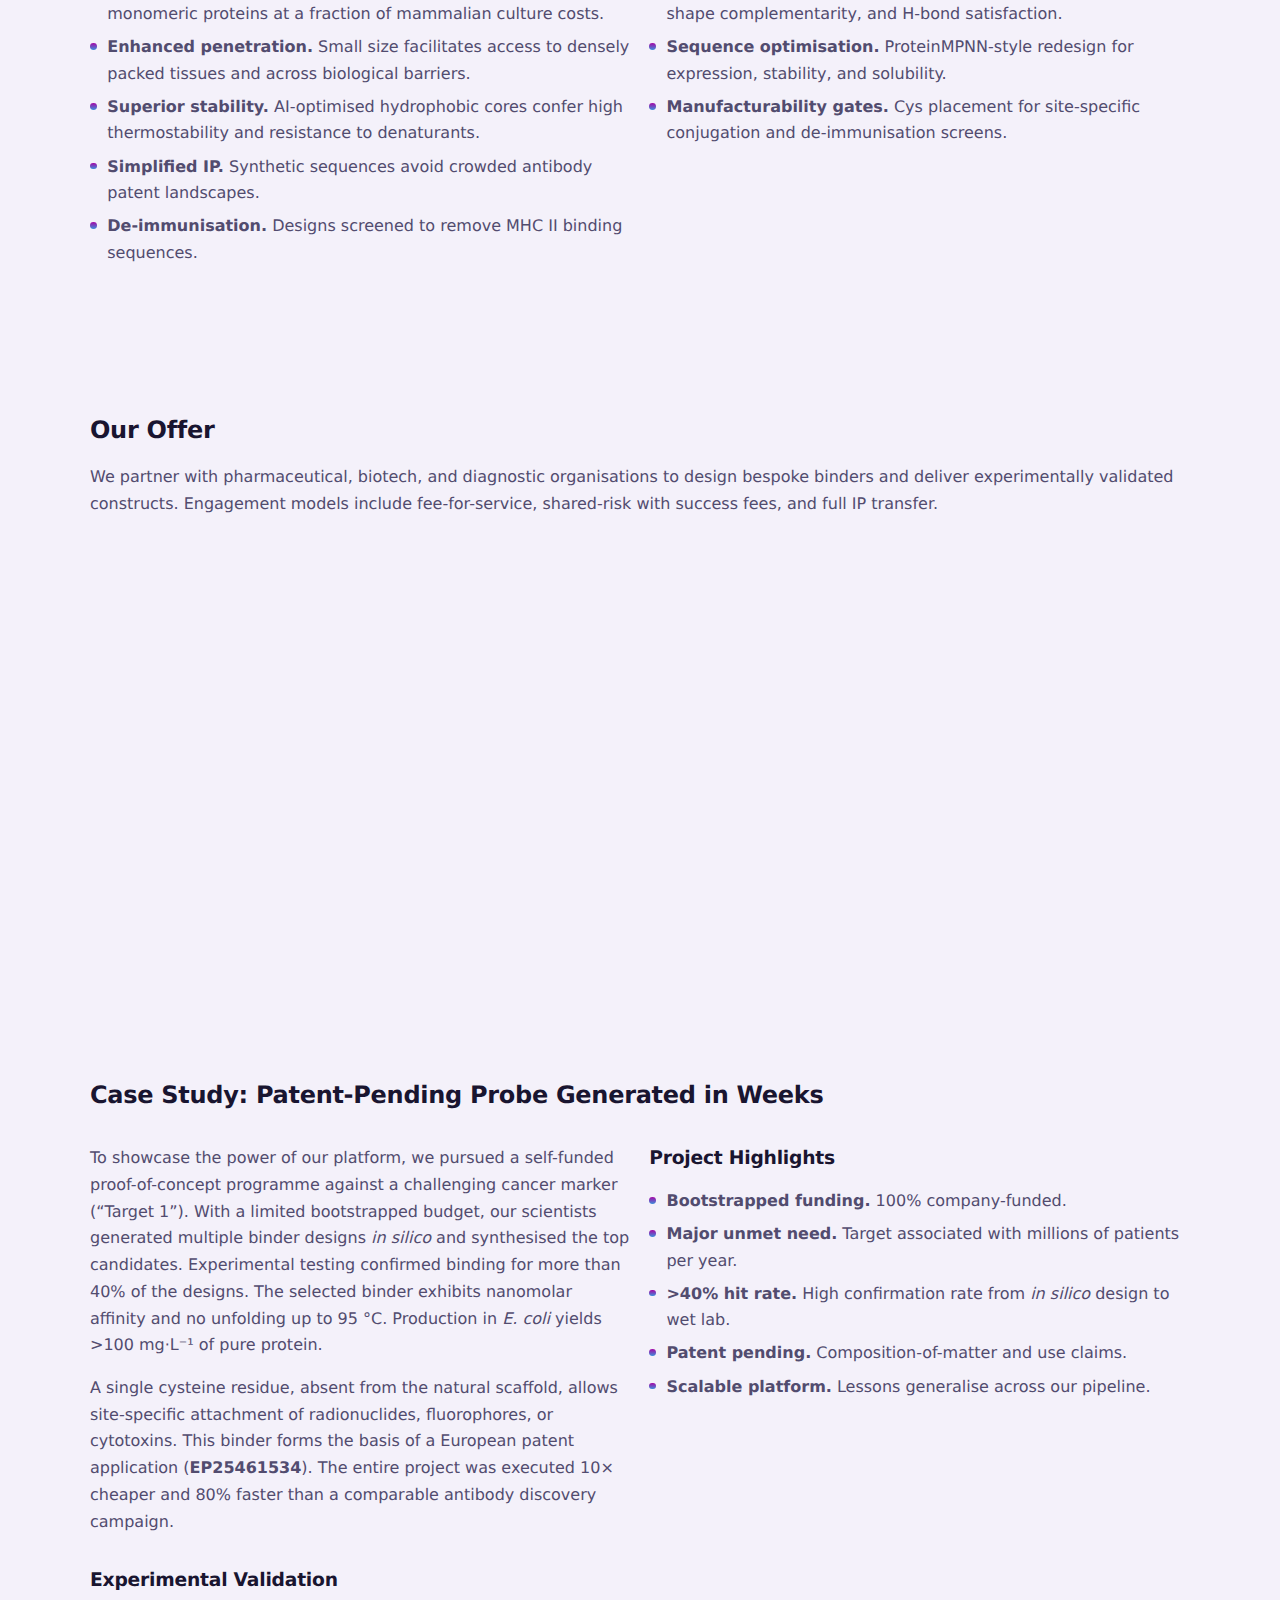
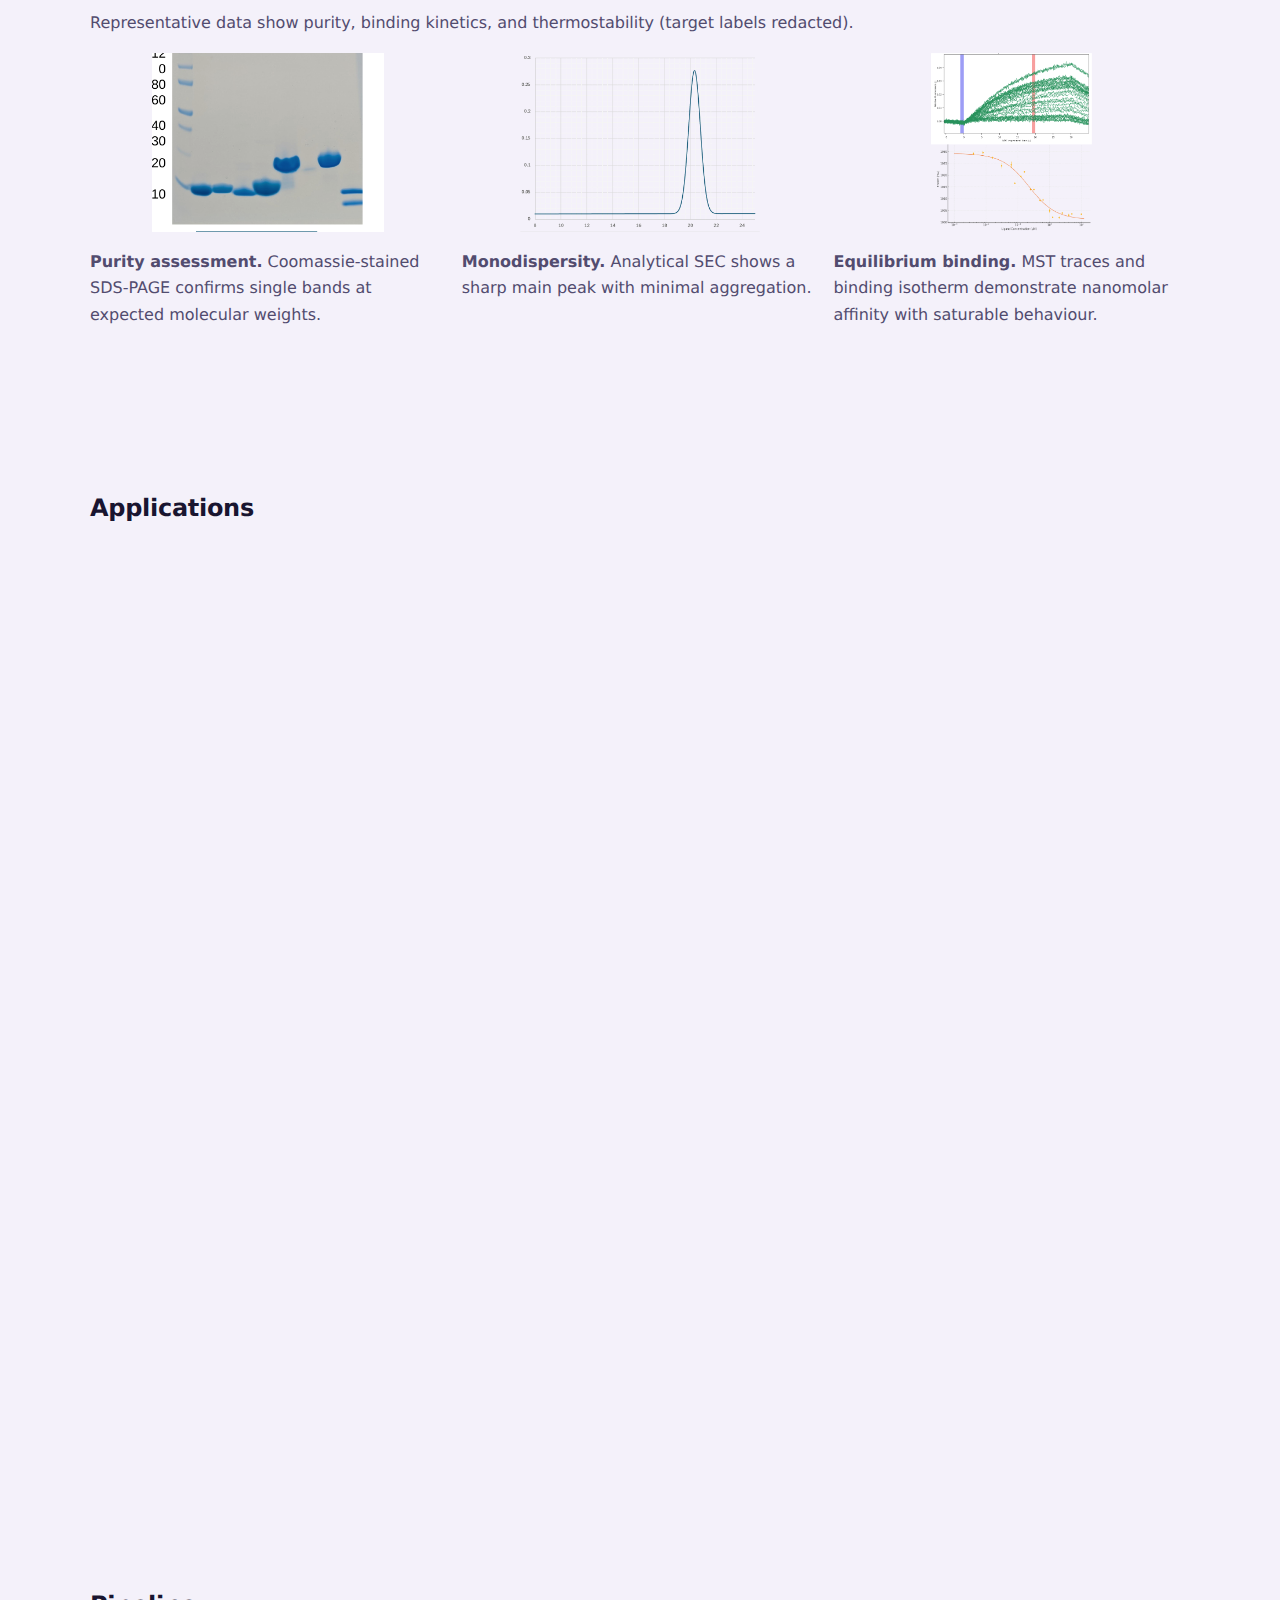
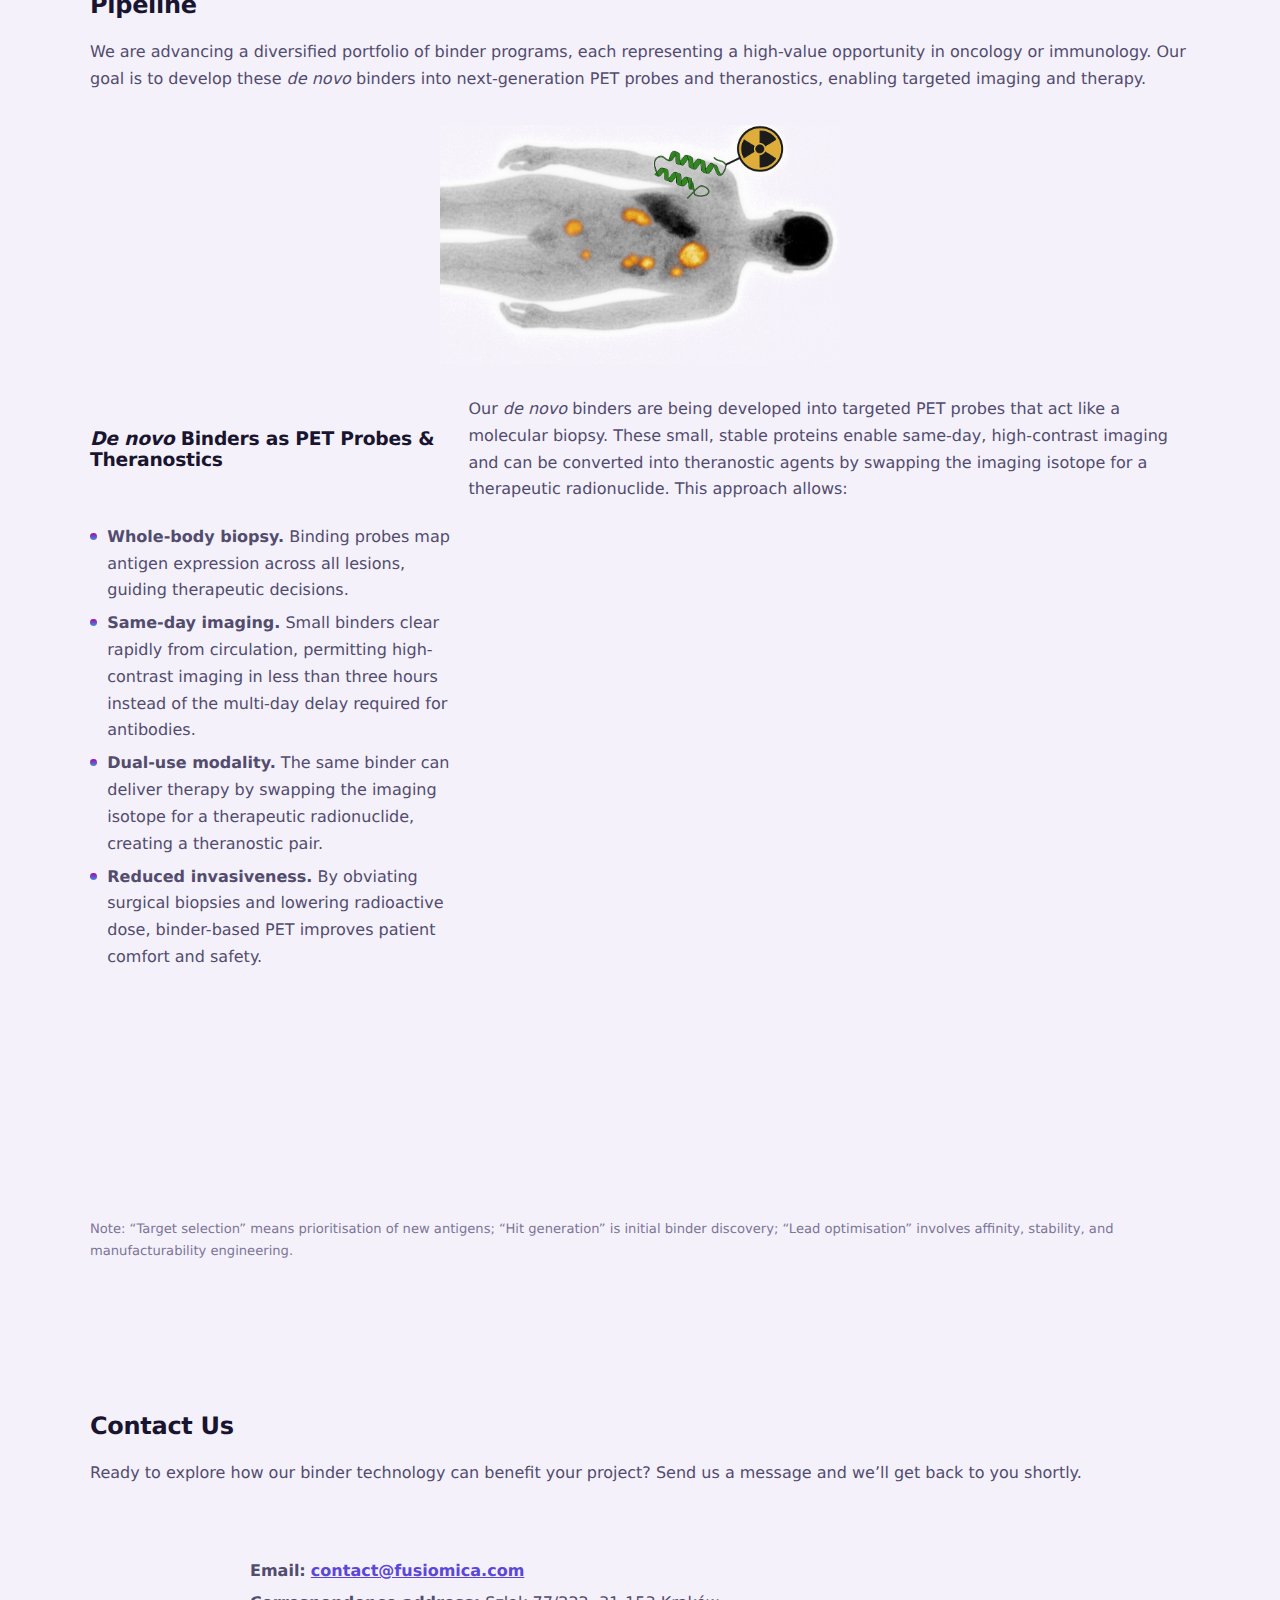
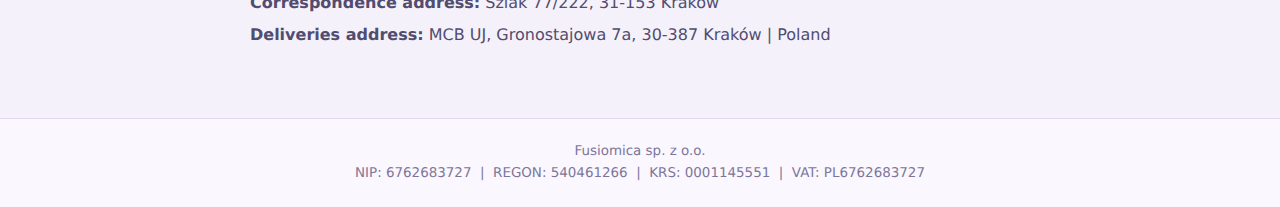
<file: index3.html>
<!DOCTYPE html>
<html lang="en">
<head>
    <meta charset="UTF-8" />
    <meta name="viewport" content="width=device-width, initial-scale=1.0" />
    <title>Fusiomica – AI-designed proteins</title>
    <link rel="preconnect" href="https://fonts.googleapis.com" />
    <link rel="preconnect" href="https://fonts.gstatic.com" crossorigin />
    <link href="https://fonts.googleapis.com/css2?family=Poppins:wght@400;600;700&display=swap" rel="stylesheet" />
    <link rel="stylesheet" href="styles.css" />
</head>
<body>
    <!-- Navigation bar -->
    <nav class="navbar">
        <div class="container nav-container">
            <a href="#hero" class="logo">Fusiomica</a>
            <!-- Mobile hamburger toggle -->
            <div class="menu-toggle" onclick="toggleMenu()">
                <span></span>
                <span></span>
                <span></span>
            </div>
            <ul class="nav-links">
                <li><a href="#technology">Technology</a></li>
                <li><a href="#offer">Our Offer</a></li>
                <li><a href="#case">Case Study</a></li>
                <li><a href="#applications">Applications</a></li>
                <li><a href="#pipeline">Pipeline</a></li>
                <li><a href="#contact">Contact</a></li>
            </ul>
        </div>
    </nav>

    <!-- Hero section -->
    <header id="hero" class="hero-section">
        <div class="container hero-content">
            <img src="assets/fusiomica_logo.png" alt="Fusiomica logo" class="hero-logo logo-negative" />
            <h1 class="hero-title">AI-Designed Proteins for a New Era of Medicine</h1>
            <p class="hero-subtitle">
                Fusiomica harnesses advanced protein design to create
                <em>de novo</em> binders that diagnose and treat disease with
                unprecedented precision and speed.
            </p>
            <a href="#contact" class="btn-primary">Work with us</a>
        </div>
    </header>

    <!-- Technology section -->
    <section id="technology" class="section">
        <div class="container">
            <h2>Technology — How It Works</h2>
            <p>
                Fusiomica is a protein engineering company specialising in the
                design of <em>de novo</em> mini-protein binders. Leveraging
                state-of-the-art genAI algorithms, we generate ultra-stable, high-affinity proteins
                that bind targets inaccessible to antibodies. Unlike natural
                antibodies (~150&nbsp;kDa), our binders are 8–15&nbsp;kDa, enabling
                rapid tissue penetration, fast clearance, and precise
                targeting. They are produced in <em>E. coli</em> at very high yields and remain folded up to 95&nbsp;°C. A single
                engineered cysteine permits site-specific <strong>conjugation</strong> of
                radionuclides, fluorophores, or drugs. The result is a
                versatile platform that delivers cost-effective imaging
                probes, biopharmaceuticals, diagnostic, and research reagents.
            </p>
            <img src="assets/difussion.png" alt="Diffusion model illustration" style="display:block;margin:2rem auto;width:100%;height:auto;" />
            <div class="grid two-columns">
                <div>
                    <h3>Why <em>de novo</em> Binders?</h3>
                    <ul class="bullet-list">
                        <li><strong>Precision design.</strong> Exact binding sites are built <em>in silico</em> for tailored target recognition.</li>
                        <li><strong>Cost-effective production.</strong> Bacterial expression yields monomeric proteins at a fraction of mammalian culture costs.</li>
                        <li><strong>Enhanced penetration.</strong> Small size facilitates access to densely packed tissues and across biological barriers.</li>
                        <li><strong>Superior stability.</strong> AI-optimised hydrophobic cores confer high thermostability and resistance to denaturants.</li>
                        <li><strong>Simplified IP.</strong> Synthetic sequences avoid crowded antibody patent landscapes.</li>
                        <li><strong>De-immunisation.</strong> Designs screened to remove MHC II binding sequences.</li>
                    </ul>
                </div>
                <div>
                    <h3>How We Design</h3>
                    <ul class="bullet-list">
                        <li><strong>Generative scaffolding.</strong> Diffusion models propose shape-complementary folds to target epitopes.</li>
                        <li><strong>Physics-aware filters.</strong> Interface ΔG, buried surface area, shape complementarity, and H-bond satisfaction.</li>
                        <li><strong>Sequence optimisation.</strong> ProteinMPNN-style redesign for expression, stability, and solubility.</li>
                        <li><strong>Manufacturability gates.</strong> Cys placement for site-specific conjugation and de-immunisation screens.</li>
                    </ul>
                </div>
            </div>
        </div>
    </section>

    <!-- Our Offer section -->
    <section id="offer" class="section alt-background">
        <div class="container">
            <h2>Our Offer</h2>
            <p>
                We partner with pharmaceutical, biotech, and diagnostic organisations to design bespoke binders and deliver experimentally validated constructs. Engagement models include fee-for-service, shared-risk with success fees, and full IP transfer.
            </p>
            <div class="grid three-columns">
                <div class="card" style="text-align:center">
                    <img src="assets/binder_disc.png" alt="Binder discovery" style="height:96px;display:block;margin:0 auto 1rem auto;" />
                    <h3>Binder Discovery</h3>
                    <p>
                        Computational generation of hundreds to thousands of
                        candidate binders using structure-guided design and
                        deep generative models. Rigorous <em>in silico</em> screening
                        identifies hits with desired epitope specificity.
                    </p>
                </div>
                <div class="card" style="text-align:center">
                    <img src="assets/production.png" alt="Production" style="height:96px;display:block;margin:0 auto 1rem auto;" />
                    <h3>Hit to Lead</h3>
                    <p>
                        Expression and purification in <em>E. coli</em>,
                        followed by binding assays (HPLC, SPR, ELISA) to
                        confirm on-target affinity. Lead molecules are
                        affinity-matured to sub-nanomolar range and assessed
                        for stability, solubility, and manufacturability.
                    </p>
                </div>
                <div class="card" style="text-align:center">
                    <img src="assets/labeling.png" alt="Labeling/Functionalisation" style="height:96px;display:block;margin:0 auto 1rem auto;" />
                    <h3>Functionalisation</h3>
                    <p>
                        Site-specific conjugation of radionuclides,
                        fluorophores, or payloads via engineered cysteines or
                        unnatural amino acids. Fusion to Fc domains extends
                        half-life when required. Final constructs are ready
                        for pre-clinical imaging, therapeutic, or diagnostic
                        applications.
                    </p>
                </div>
            </div>
        </div>
    </section>

    <!-- Case study section -->
    <section id="case" class="section">
        <div class="container">
            <h2>Case Study: Patent-Pending Probe Generated in Weeks</h2>
            <div class="grid two-columns">
                <div>
                    <p>
                        To showcase the power of our platform, we pursued a
                        self-funded proof-of-concept programme against a
                        challenging cancer marker (“Target&nbsp;1”). With a
                        limited bootstrapped budget, our scientists generated
                        multiple binder designs <em>in silico</em> and synthesised
                        the top candidates. Experimental testing confirmed
                        binding for more than 40% of the designs. The
                        selected binder exhibits nanomolar affinity and no
                        unfolding up to 95&nbsp;°C. Production in
                        <em>E. coli</em> yields &gt;100&nbsp;mg·L⁻¹ of pure protein.
                    </p>
                    <p>
                        A single cysteine residue, absent from the natural
                        scaffold, allows site-specific attachment of
                        radionuclides, fluorophores, or cytotoxins.
                        This binder forms the basis of a European patent
                        application (<strong>EP25461534</strong>). The entire
                        project was executed 10× cheaper and 80% faster
                        than a comparable antibody discovery campaign.
                    </p>
                </div>
                <div>
                    <h3 class="highlight-title">Project Highlights</h3>
                    <ul class="bullet-list">
                        <li><strong>Bootstrapped funding.</strong> 100% company-funded.</li>
                        <li><strong>Major unmet need.</strong> Target associated with millions of patients per year.</li>
                        <li><strong>&gt;40% hit rate.</strong> High confirmation rate from <em>in silico</em> design to wet lab.</li>
                        <li><strong>Patent pending.</strong> Composition-of-matter and use claims.</li>
                        <li><strong>Scalable platform.</strong> Lessons generalise across our pipeline.</li>
                    </ul>
                </div>
            </div>

            <h3 class="highlight-title">Experimental Validation</h3>
            <p>
                Representative data show purity, binding kinetics, and thermostability (target labels redacted).
            </p>
            <div class="validation-grid">
                <div>
                    <img src="assets/sds_gel_final.png" alt="SDS-PAGE analysis of purified binder and complex" class="fig-image" style="max-height:180px;width:auto;display:block;margin:0 auto 1rem auto;" />
                    <p class="figure-caption"><strong>Purity assessment.</strong> Coomassie-stained SDS-PAGE confirms single bands at expected molecular weights.</p>
                </div>
                <div>
                    <img src="assets/sec.png" alt="Size-exclusion chromatography trace" class="fig-image" style="max-height:180px;width:auto;display:block;margin:0 auto 1rem auto;" />
                    <p class="figure-caption"><strong>Monodispersity.</strong> Analytical SEC shows a sharp main peak with minimal aggregation.</p>
                </div>
                <div>
                    <img src="assets/mst.png" alt="MicroScale Thermophoresis binding traces" class="fig-image" style="max-height:180px;width:auto;display:block;margin:0 auto 1rem auto;" />
                    <p class="figure-caption"><strong>Equilibrium binding.</strong> MST traces and binding isotherm demonstrate nanomolar affinity with saturable behaviour.</p>
                </div>
            </div>
        </div>
    </section>

    <!-- Applications section -->
    <section id="applications" class="section">
        <div class="container">
            <h2>Applications</h2>
            <div class="grid cards-2col">
                <div class="card">
                    <img src="assets/gpcr.png" alt="GPCR-targeted" style="height:128px;display:block;margin:0 auto 1rem auto;" />
                    <h3>GPCR-Targeted Binders</h3>
                    <p>GPCR epitopes are buried in flexible extracellular loops and adopt multiple conformations. Our mini-proteins penetrate these loops and can stabilise specific receptor states or block ligand binding.</p>
                </div>
                <div class="card">
                    <img src="assets/biosensor.png" alt="Diagnostic/Biosensor" style="height:128px;display:block;margin:0 auto 1rem auto;" />
                    <h3>Diagnostic Reagents</h3>
                    <p>Binders are ideally suited where stability, specificity, and ease of production are essential.</p>
                </div>
                <div class="card">
                    <img src="assets/cart.png" alt="CAR-T" style="height:128px;display:block;margin:0 auto 1rem auto;" />
                    <h3>CAR-T Cell Engineering</h3>
                    <p><em>De novo</em> binders offer compact, human-sequence-free recognition domains for cell therapies.</p>
                </div>
                <div class="card">
                    <img src="assets/bispecific.png" alt="Bispecifics" style="height:128px;display:block;margin:0 auto 1rem auto;" />
                    <h3>Bispecific &amp; Multispecific Formats</h3>
                    <p>Combining multiple <em>de novo</em> binders enables advanced bispecific, multispecific, and bifunctional molecules.</p>
                </div>
                <div class="card">
                    <img src="assets/dual_adc.png" alt="ADC Formats" style="height:128px;display:block;margin:0 auto 1rem auto;" />
                    <h3>ADC Formats</h3>
                    <p>Site-specific cysteine engineering enables precise conjugation of cytotoxic payloads for targeted therapies.</p>
                </div>
                <div class="card">
                    <img src="assets/fusion.png" alt="Fusion Proteins" style="height:128px;display:block;margin:0 auto 1rem auto;" />
                    <h3>Fusion Proteins &amp; Functional Extensions</h3>
                    <p><em>De novo</em> binders can be fused to additional domains to add new biological functions or pharmacological properties.</p>
                </div>
            </div>
        </div>
    </section>

    <!-- Pipeline section -->
    <section id="pipeline" class="section">
        <div class="container">
            <h2>Pipeline</h2>
            <p>
                We are advancing a diversified portfolio of binder programs, each representing a high-value opportunity in oncology or immunology. Our goal is to develop these <em>de novo</em> binders into next-generation PET probes and theranostics, enabling targeted imaging and therapy.
            </p>
            <img src="assets/pet_image.png" alt="PET imaging illustration" style="display:block;margin:2rem auto;max-width:400px;width:100%;height:auto;" />
            <div class="pet-panel">
                <h3 class="highlight-title"><em>De novo</em> Binders as PET Probes &amp; Theranostics</h3>
                <p>
                    Our <em>de novo</em> binders are being developed into targeted PET probes that act like a molecular biopsy. These small, stable proteins enable same-day, high-contrast imaging and can be converted into theranostic agents by swapping the imaging isotope for a therapeutic radionuclide. This approach allows:
                </p>
                <ul class="bullet-list">
                    <li><strong>Whole-body biopsy.</strong> Binding probes map antigen expression across all lesions, guiding therapeutic decisions.</li>
                    <li><strong>Same-day imaging.</strong> Small binders clear rapidly from circulation, permitting high-contrast imaging in less than three hours instead of the multi-day delay required for antibodies.</li>
                    <li><strong>Dual-use modality.</strong> The same binder can deliver therapy by swapping the imaging isotope for a therapeutic radionuclide, creating a theranostic pair.</li>
                    <li><strong>Reduced invasiveness.</strong> By obviating surgical biopsies and lowering radioactive dose, binder-based PET improves patient comfort and safety.</li>
                </ul>
            </div>

            <div class="pipeline-visual">
                <div class="pipeline-row">
                    <div class="pipeline-label">
                        Target&nbsp;1<br>
                        <span class="pipeline-stage">Lead Optimisation</span>
                    </div>
                    <div class="pipeline-indication">
                        Epithelial origin tumours
                    </div>
                    <div class="pipeline-bar">
                        <div class="pipeline-arrow" style="width:35%;"></div>
                    </div>
                </div>
                <div class="pipeline-row">
                    <div class="pipeline-label">
                        Target&nbsp;2<br>
                        <span class="pipeline-stage">Hit Generation</span>
                    </div>
                    <div class="pipeline-indication">
                        Splicing isoform, breast
                    </div>
                    <div class="pipeline-bar">
                        <div class="pipeline-arrow" style="width:20%;"></div>
                    </div>
                </div>
                <div class="pipeline-row">
                    <div class="pipeline-label">
                        Target&nbsp;3<br>
                        <span class="pipeline-stage">Target Selection</span>
                    </div>
                    <div class="pipeline-indication">
                        Gastric cancer
                    </div>
                    <div class="pipeline-bar">
                        <div class="pipeline-arrow" style="width:15%;"></div>
                    </div>
                </div>
            </div>
            <p class="pipeline-note">
                Note: “Target selection” means prioritisation of new antigens; “Hit generation” is initial binder discovery; “Lead optimisation” involves affinity, stability, and manufacturability engineering.
            </p>
        </div>
    </section>

    <!-- Contact section -->
    <section id="contact" class="section alt-background">
        <div class="container">
            <h2>Contact Us</h2>
            <p>
                Ready to explore how our binder technology can benefit your project? Send us a message and we’ll get back to you shortly.
            </p>
            <div style="height:2.5rem;"></div>
            <div class="contact-details">
                <p><strong>Email:</strong> <span id="email-obscured"></span><noscript>contact [at] fusiomica [dot] com</noscript></p>
                <p><strong>Correspondence address:</strong> Szlak 77/222, 31-153 Kraków</p>
                <p><strong>Deliveries address:</strong> MCB UJ, Gronostajowa 7a, 30-387 Kraków | Poland</p>
            </div>
        </div>
    </section>

    <script>
    // Obscure email from bots
    document.addEventListener("DOMContentLoaded", function() {
        var user = "contact";
        var domain = "fusiomica.com";
        var email = user + "@" + domain;
        var link = document.createElement("a");
        link.href = "mailto:" + email;
        link.textContent = email;
        var span = document.getElementById("email-obscured");
        if (span) span.appendChild(link);
    });
    </script>

    <footer class="footer">
        <div class="container">
            <p>
                Fusiomica sp. z o.o.<br>
                NIP: 6762683727 &nbsp;|&nbsp; REGON: 540461266 &nbsp;|&nbsp; KRS: 0001145551 &nbsp;|&nbsp; VAT: PL6762683727
            </p>
        </div>
    </footer>

    <script>
    // Mobile menu toggle functionality
    const navLinks = document.querySelector('.nav-links');
    function toggleMenu() {
        navLinks.classList.toggle('open');
    }
    </script>
</body>
</html>
</file>
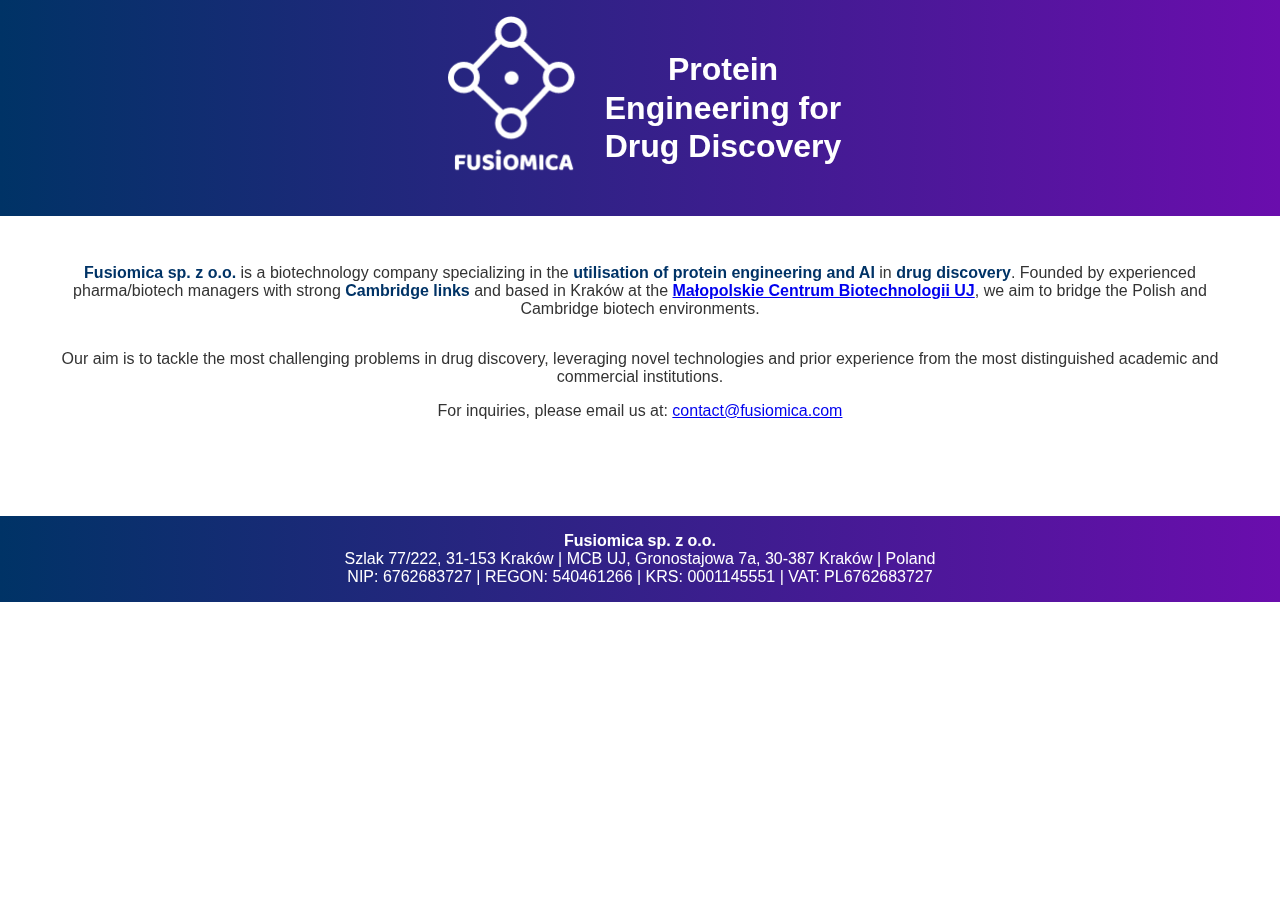
<file: index_old.html>
<!DOCTYPE html>
<html lang="en">
<head>
    <meta charset="UTF-8">
    <meta name="viewport" content="width=device-width, initial-scale=1.0">
    <meta name="description" content="Fusiomica sp. z o.o. - A biotechnology company specializing in utilisation of protein engineering and AI in drug discovery, bridging Polish and Cambridge biotech environments.">
    <title>Fusiomica - Protein Engineering for Drug Discovery</title>
    <style>
        body {
            font-family: Arial, sans-serif;
            margin: 0;
            padding: 0;
            color: #333;
        }
        header {
            background: linear-gradient(to left, #6a0dad, #003366);
            color: white;
            text-align: center;
            padding: 1rem 0;
            display: flex;
            align-items: center;
            justify-content: center;
            gap: 1rem;
        }
        header img.logo {
            width: 150px;
            filter: invert(1);
            mix-blend-mode: screen;
        }
        header h1 {
            margin: 0;
            line-height: 1.2;
        }
        .container {
            padding: 2rem;
            max-width: 1200px;
            margin: auto;
        }
        .intro {
            text-align: center;
            margin-bottom: 2rem;
        }
        .highlight {
            color: #003366;
            font-weight: bold;
        }
        .team {
            display: table;
            width: 100%;
            margin-top: 1rem;
            border-spacing: 20px;
            table-layout: fixed; /* Ensures equal-width columns */
        }
        .team-header {
            text-align: center;
            margin-bottom: 1rem;
            width: 100%;
        }
        .team-header h2 {
            font-size: 1.8rem;
            color: #6a0dad;
        }
        .team-row {
            display: table-row;
        }
        .team-member {
            display: table-cell;
            background: #f9f9f9;
            border: 1px solid #ddd;
            border-radius: 8px;
            padding: 1rem;
            vertical-align: top;
            text-align: center;
            box-shadow: 0 2px 4px rgba(0, 0, 0, 0.1);
        }
        .team-member img.photo {
            width: 120px; /* Fixed size for consistent circular images */
            height: 120px;
            border-radius: 50%; /* Circular shape */
            object-fit: cover;
            margin-bottom: 1rem;
            box-shadow: 0 0 15px rgba(0, 0, 0, 0.3); /* Blurred border */
            border: 4px solid white; /* Optional white border */
        }
        .team-member h3 {
            margin: 0.5rem 0;
            font-size: 1.2rem;
        }
        .team-member p {
            margin: 0.5rem 0;
            font-size: 0.9rem;
            color: #666;
        }
        .section-title {
            font-weight: bold;
            margin-top: 1rem;
            color: #6a0dad;
        }
        .company-logos {
            display: flex;
            justify-content: center;
            gap: 10px;
            margin-top: 1rem;
        }
        .company-logos img {
            height: 60px;
            object-fit: contain;
            filter: grayscale(100%);
            transition: filter 0.3s;
        }
        .company-logos img:hover {
            filter: grayscale(0%);
        }
        footer {
            background: linear-gradient(to left, #6a0dad, #003366);
            color: white;
            text-align: center;
            padding: 1rem 0;
            margin-top: 2rem;
        }
        @media (max-width: 768px) {
            .team {
                display: block;
            }
            .team-row {
                display: block;
            }
            .team-member {
                display: block;
                margin: 0 auto 20px;
                width: calc(100% - 40px);
                box-sizing: border-box;
            }
            .team-member img.photo {
                width: 80px; /* Adjusted size for smaller screens */
                height: 80px;
            }
        }
    </style>
    <script>
        function displayEmail() {
            const user = "contact";
            const domain = "fusiomica.com";
            document.getElementById("email").innerHTML = `<a href="mailto:${user}@${domain}">${user}@${domain}</a>`;
        }
        window.onload = displayEmail;
    </script>
</head>
<body>
    <header>
        <img src="fusiomica_logo.png" alt="Fusiomica Logo" class="logo">
        <h1>
            Protein<br>
            Engineering for<br>
            Drug Discovery
        </h1>
    </header>
    <div class="container">
        <section class="intro">
            <p>
                <span class="highlight">Fusiomica sp. z o.o.</span> is a biotechnology company specializing in the <span class="highlight">utilisation of protein engineering and AI</span> in <span class="highlight">drug discovery</span>.
                Founded by experienced pharma/biotech managers with strong <span class="highlight">Cambridge links</span> and based in Kraków at the <span class="highlight"><a href="https://mcb.uj.edu.pl" target="_blank">Małopolskie Centrum Biotechnologii UJ</a></span>, we aim to bridge the Polish and Cambridge biotech environments.
            </p>
        </section>
        <div class="team-header">
           
        </div>
            <section class="intro">
        <p>Our aim is to tackle the most challenging problems in drug discovery, leveraging novel technologies and prior experience from the most distinguished academic and commercial institutions.</p>
            <p>For inquiries, please email us at: <span id="email">[email protected]</span></p>
        </section>
    </div>
    <footer>
        <strong>Fusiomica sp. z o.o.</strong><br>
        Szlak 77/222, 31-153 Kraków | MCB UJ, Gronostajowa 7a, 30-387 Kraków | Poland<br>
        NIP: 6762683727 | REGON: 540461266 | KRS: 0001145551 | VAT: PL6762683727
    </footer>
</body>
</html>
</file>
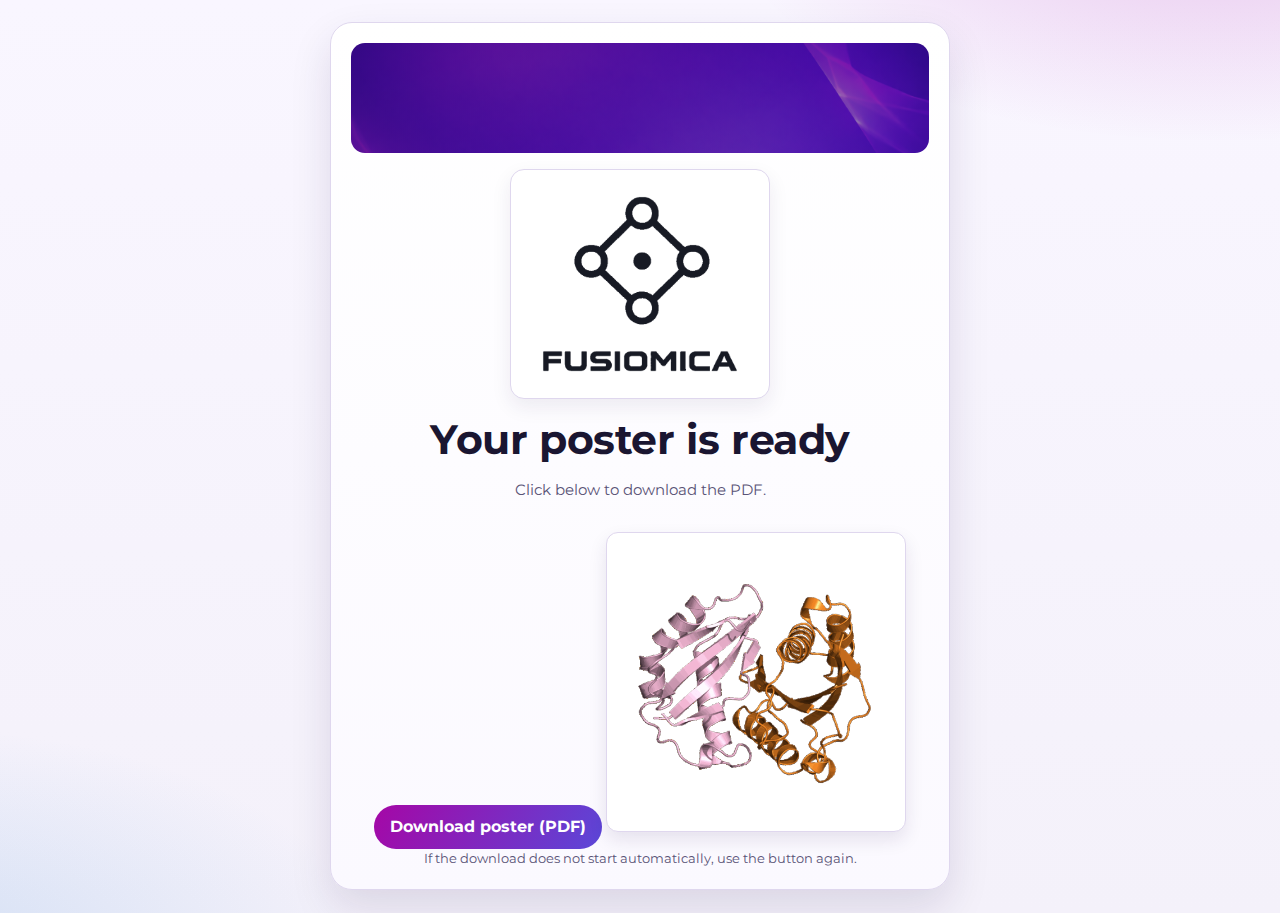
<file: poster/download.html>
<!DOCTYPE html>
<html lang="en">
<head>
  <meta charset="UTF-8" />
  <meta name="viewport" content="width=device-width, initial-scale=1.0" />
  <meta name="description" content="Download the Fusiomica conference poster." />
  <title>Poster Ready | Fusiomica</title>
  <link rel="preconnect" href="https://fonts.googleapis.com" />
  <link rel="preconnect" href="https://fonts.gstatic.com" crossorigin />
  <link href="https://fonts.googleapis.com/css2?family=Montserrat:wght@400;600;700;800&display=swap" rel="stylesheet" />
  <link rel="stylesheet" href="poster.css" />
</head>
<body>
  <main class="download-wrap">
    <section class="panel download-panel">
      <div class="hero-art small" aria-hidden="true"></div>
      <img src="../assets/heart/fusiomica-logo-dark.png" alt="Fusiomica logo" class="logo-main" />
      <h1>Your poster is ready</h1>
      <p>Click below to download the PDF.</p>
      <a href="../Fusiomica_Elrig_McAlister.pdf" download class="download-btn">Download poster (PDF)</a>
      <img src="../assets/heart/structure-anim.gif" alt="Animated protein structure from Fusiomica presentation" class="visual-structure compact" />
      <p class="hint">If the download does not start automatically, use the button again.</p>
    </section>
  </main>

  <script>
    window.setTimeout(function () {
      var link = document.querySelector('.download-btn');
      if (link) link.click();
    }, 700);
  </script>
</body>
</html>
</file>
<file: styles.css>
:root {
  --bg: #f4f1fa;
  --surface: #ffffff;
  --surface-soft: #fbf9ff;
  --line: #e0d9ee;
  --ink: #191530;
  --ink-soft: #524c6f;
  --ink-faint: #7d7699;
  --accent-magenta: #a507a6;
  --accent-violet: #5b47d8;
  --accent-blue: #3d8fdb;
  --radius-lg: 24px;
  --radius-md: 16px;
  --radius-sm: 10px;
  --shadow-soft: 0 16px 36px rgba(31, 19, 62, 0.12);
  --shadow-card: 0 10px 24px rgba(31, 19, 62, 0.08);
}

* {
  box-sizing: border-box;
}

html {
  scroll-behavior: smooth;
}

body {
  margin: 0;
  color: var(--ink);
  background: var(--bg);
  font-family: 'Montserrat', system-ui, -apple-system, 'Segoe UI', Roboto, Arial, sans-serif;
  text-rendering: geometricPrecision;
  -webkit-font-smoothing: antialiased;
}

h1,
h2,
h3 {
  font-weight: 700;
  letter-spacing: -0.012em;
}

a {
  color: inherit;
}

img {
  display: block;
  max-width: 100%;
  height: auto;
}

.global-bg {
  position: fixed;
  inset: 0;
  z-index: -6;
  background:
    radial-gradient(880px 500px at 0% 8%, rgba(165, 7, 166, 0.13), transparent 68%),
    radial-gradient(940px 540px at 100% 92%, rgba(61, 143, 219, 0.14), transparent 72%),
    linear-gradient(180deg, #f8f6fd 0%, #f1edf8 100%);
}

.container {
  width: min(1100px, calc(100% - 2.6rem));
  margin: 0 auto;
}

.navbar {
  position: sticky;
  top: 0;
  z-index: 120;
  backdrop-filter: blur(12px);
  background: rgba(246, 243, 252, 0.88);
  border-bottom: 1px solid rgba(125, 107, 167, 0.2);
}

.nav-container {
  min-height: 78px;
  display: flex;
  align-items: center;
  justify-content: space-between;
  gap: 1.1rem;
}

.brand {
  text-decoration: none;
  display: inline-flex;
  align-items: center;
  gap: 0.52rem;
}

.brand-icon {
  width: 34px;
  height: 34px;
  object-fit: contain;
}

.brand-wordmark {
  height: 22px;
  width: auto;
}

.nav-links {
  list-style: none;
  margin: 0;
  padding: 0;
  display: flex;
  align-items: center;
  gap: 1.25rem;
}

.nav-links a {
  text-decoration: none;
  color: var(--ink-soft);
  font-size: 0.9rem;
  font-weight: 600;
  letter-spacing: 0.01em;
}

.nav-links a:hover,
.nav-links a:focus-visible {
  color: var(--accent-violet);
}

.menu-toggle {
  display: none;
  border: 1px solid var(--line);
  background: var(--surface);
  color: var(--ink-soft);
  border-radius: 999px;
  padding: 0.44rem 0.88rem;
  font: inherit;
  font-size: 0.85rem;
  font-weight: 700;
}

.hero-section {
  position: relative;
  overflow: hidden;
  min-height: clamp(540px, 78vh, 700px);
  display: flex;
  align-items: center;
  isolation: isolate;
  color: #f9f8ff;
}

.hero-section::before,
.hero-section::after {
  content: '';
  position: absolute;
  inset: 0;
}

.hero-section::before {
  z-index: -3;
  background: url('assets/heart/heart-hero-bg.png') center/cover no-repeat;
  filter: saturate(1.05) contrast(1.02) brightness(0.72);
  transform: scale(1.05);
}

.hero-section::after {
  z-index: -2;
  background: linear-gradient(132deg, rgba(26, 10, 65, 0.68) 8%, rgba(17, 17, 52, 0.65) 62%);
}

.hero-animated {
  position: absolute;
  inset: 0;
  z-index: -1;
  pointer-events: none;
}

.orb {
  position: absolute;
  border-radius: 999px;
  filter: blur(1px);
  opacity: 0.5;
}

.orb-a {
  width: 360px;
  height: 360px;
  top: -70px;
  left: -70px;
  background: radial-gradient(circle at 35% 35%, rgba(226, 132, 241, 0.28), rgba(226, 132, 241, 0));
  animation: floatA 12s ease-in-out infinite alternate;
}

.orb-b {
  width: 260px;
  height: 260px;
  right: -40px;
  bottom: 30px;
  background: radial-gradient(circle at 35% 35%, rgba(100, 176, 255, 0.3), rgba(100, 176, 255, 0));
  animation: floatB 14s ease-in-out infinite alternate;
}

.orb-c {
  width: 190px;
  height: 190px;
  left: 48%;
  top: 26%;
  background: radial-gradient(circle at 40% 40%, rgba(180, 142, 255, 0.24), rgba(180, 142, 255, 0));
  animation: floatC 11s ease-in-out infinite alternate;
}

.hero-animated .mesh {
  position: absolute;
  inset: 0;
  background-image:
    linear-gradient(to right, rgba(255, 255, 255, 0.08) 1px, transparent 1px),
    linear-gradient(to bottom, rgba(255, 255, 255, 0.08) 1px, transparent 1px);
  background-size: 68px 68px;
  opacity: 0.18;
  mask-image: linear-gradient(transparent 8%, black 40%, black 100%);
  animation: drift 28s linear infinite;
}

.hero-content {
  position: relative;
  width: 100%;
  display: grid;
  grid-template-columns: minmax(0, 1.15fr) minmax(280px, 0.85fr);
  align-items: stretch;
  gap: 1.8rem;
  padding: 1rem 0;
}

.hero-copy {
  max-width: 680px;
  padding: 1.42rem 1.45rem 1.5rem;
  border: 1px solid rgba(239, 228, 255, 0.32);
  border-radius: var(--radius-md);
  background: linear-gradient(160deg, rgba(33, 17, 82, 0.38), rgba(26, 16, 70, 0.18));
  box-shadow: 0 14px 32px rgba(14, 10, 36, 0.2);
  display: flex;
  flex-direction: column;
  justify-content: center;
}

.hero-tag {
  display: inline-flex;
  margin: 0 0 0.88rem;
  border: 1px solid rgba(248, 241, 255, 0.45);
  border-radius: 999px;
  padding: 0.34rem 0.76rem;
  font-size: 0.74rem;
  font-weight: 700;
  letter-spacing: 0.09em;
  text-transform: uppercase;
  color: rgba(246, 241, 255, 0.95);
}

.hero-copy h1 {
  margin: 0 0 0.78rem;
  font-size: clamp(2rem, 4.4vw, 3.35rem);
  line-height: 1.08;
  letter-spacing: -0.01em;
}

.hero-copy p {
  margin: 0;
  max-width: 64ch;
  color: rgba(243, 240, 252, 0.92);
  font-size: 1.02rem;
  line-height: 1.64;
}

.hero-actions {
  display: flex;
  flex-wrap: wrap;
  gap: 0.74rem;
  margin-top: 1.55rem;
}

.btn {
  text-decoration: none;
  display: inline-flex;
  align-items: center;
  justify-content: center;
  border-radius: 999px;
  padding: 0.75rem 1.1rem;
  font-size: 0.9rem;
  font-weight: 700;
  letter-spacing: 0.01em;
  transition: transform 150ms ease, background-color 150ms ease;
}

.btn:hover {
  transform: translateY(-1px);
}

.btn-primary {
  background: linear-gradient(120deg, var(--accent-magenta), var(--accent-violet));
  color: #ffffff;
}

.btn-secondary {
  background: rgba(20, 14, 53, 0.34);
  border: 1px solid rgba(240, 231, 255, 0.5);
  color: #f7f6ff;
}

.hero-logo-panel {
  justify-self: end;
  width: min(420px, 100%);
  border: 1px solid rgba(240, 229, 255, 0.3);
  border-radius: var(--radius-lg);
  padding: 1.25rem 1rem 1.15rem;
  background: linear-gradient(180deg, rgba(48, 29, 98, 0.48), rgba(25, 20, 73, 0.54));
  box-shadow: var(--shadow-soft);
  text-align: center;
  display: flex;
  flex-direction: column;
  justify-content: center;
}

.hero-logo-image {
  width: min(290px, 88%);
  margin: 0 auto;
}

.hero-submark {
  margin: 0.5rem 0 0;
  color: rgba(238, 233, 248, 0.9);
  font-size: 0.71rem;
  font-weight: 500;
  letter-spacing: 0.09em;
}

.section {
  padding: 4.05rem 0;
}

.section-alt {
  position: relative;
  overflow: hidden;
  border-top: 1px solid var(--line);
  border-bottom: 1px solid var(--line);
  isolation: isolate;
}

.section-alt::before,
.section-alt::after {
  content: '';
  position: absolute;
  inset: 0;
}

.section-alt::before {
  z-index: -2;
  background: url('assets/heart/heart-section-bg.png') center/cover no-repeat;
  filter: saturate(0.86) brightness(1.06);
}

.section-alt::after {
  z-index: -1;
  background: rgba(248, 245, 253, 0.92);
}

.section-overlay {
  position: absolute;
  inset: 0;
  pointer-events: none;
  background:
    radial-gradient(420px 190px at 12% 14%, rgba(165, 7, 166, 0.08), transparent 70%),
    radial-gradient(420px 220px at 90% 86%, rgba(61, 143, 219, 0.1), transparent 74%);
}

.section > .container {
  position: relative;
}

.section-head {
  max-width: 920px;
  margin: 0 auto 1.5rem;
  text-align: center;
}

.section-head h2 {
  margin: 0 0 0.72rem;
  font-size: clamp(1.5rem, 3vw, 2.2rem);
  line-height: 1.12;
  letter-spacing: -0.01em;
}

.section-head p,
p,
li {
  color: var(--ink-soft);
  line-height: 1.67;
}

.section-head p {
  margin: 0 auto;
}

.feature-banner {
  border: 1px solid var(--line);
  border-radius: var(--radius-lg);
  overflow: hidden;
  box-shadow: var(--shadow-soft);
  margin-bottom: 1.35rem;
}

.feature-banner img {
  width: 100%;
  filter: saturate(0.9) contrast(1.03);
}

.grid {
  display: grid;
  gap: 1.15rem;
}

.two-columns {
  grid-template-columns: repeat(2, minmax(0, 1fr));
}

.three-columns {
  grid-template-columns: repeat(3, minmax(0, 1fr));
}

.cards-2col {
  grid-template-columns: repeat(2, minmax(0, 1fr));
}

.card {
  background: linear-gradient(180deg, var(--surface) 0%, var(--surface-soft) 100%);
  border: 1px solid var(--line);
  border-radius: var(--radius-md);
  padding: 1.2rem 1.15rem;
  box-shadow: var(--shadow-card);
}

.card h3 {
  margin: 0 0 0.58rem;
  font-size: 1.14rem;
  line-height: 1.25;
  letter-spacing: -0.01em;
}

.card p {
  margin: 0.42rem 0 0;
}

.card p + p {
  margin-top: 0.85rem;
}

.bullet-list {
  margin: 0.6rem 0 0;
  padding: 0;
  list-style: none;
  display: grid;
  gap: 0.4rem;
}

.bullet-list li {
  position: relative;
  padding-left: 1.08rem;
}

.bullet-list li::before {
  content: '';
  position: absolute;
  left: 0;
  top: 0.56rem;
  width: 0.43rem;
  height: 0.43rem;
  border-radius: 50%;
  background: linear-gradient(180deg, var(--accent-magenta), var(--accent-blue));
}

.icon-card img,
.app-card img {
  width: auto;
  height: 60px;
  max-width: 100%;
  margin: 0 auto 0.65rem;
  object-fit: contain;
  filter: saturate(0.94) contrast(1.03);
}

.icon-card,
.app-card,
.figure-card {
  height: 100%;
}

.icon-card,
.app-card {
  text-align: center;
}

.icon-card p,
.app-card p {
  max-width: 42ch;
  margin: 0.52rem auto 0;
  text-align: left;
}

.validation-block {
  margin-top: 1.75rem;
}

.validation-block h3 {
  margin: 0;
  font-size: 1.22rem;
  text-align: center;
}

.validation-block > p {
  margin: 0.48rem auto 0;
  max-width: 760px;
  text-align: center;
}

.validation-grid {
  margin-top: 0.82rem;
  display: grid;
  grid-template-columns: repeat(3, minmax(0, 1fr));
  gap: 0.95rem;
}

.figure-card p {
  font-size: 0.88rem;
}

.fig-image {
  width: 100%;
  max-height: 200px;
  object-fit: contain;
  filter: saturate(0.86) contrast(1.03);
}

.pet-panel {
  margin-top: 0.9rem;
  display: grid;
  grid-template-columns: minmax(280px, 360px) minmax(0, 1fr);
  gap: 1.15rem;
  align-items: center;
}

.pet-panel > div {
  display: grid;
  gap: 0.56rem;
  align-content: start;
}

.pet-panel h3,
.pet-panel p {
  margin: 0;
}

.pet-panel .bullet-list {
  margin-top: 0.15rem;
}

.pet-image {
  width: 100%;
  max-height: 320px;
  object-fit: contain;
  border-radius: var(--radius-sm);
  border: 1px solid var(--line);
  background: #ffffff;
  padding: 0.35rem;
  filter: saturate(0.98) contrast(1.02);
}

.pipeline-visual {
  margin-top: 1.1rem;
  padding: 1.2rem 1.2rem 1rem;
}

.pipeline-row {
  display: grid;
  grid-template-columns: 190px 200px minmax(0, 1fr);
  gap: 0.65rem;
  align-items: center;
  padding: 0.82rem 0;
  border-bottom: 1px solid var(--line);
}

.pipeline-row:last-of-type {
  border-bottom: 0;
}

.pipeline-label {
  color: var(--ink);
  font-size: 0.96rem;
  font-weight: 700;
}

.pipeline-label span {
  display: block;
  margin-top: 0.1rem;
  color: var(--ink-faint);
  font-size: 0.82rem;
  font-weight: 600;
}

.pipeline-indication {
  color: var(--ink-soft);
  font-size: 0.9rem;
}

.pipeline-bar {
  height: 12px;
  border-radius: 999px;
  background: #ece7f5;
  overflow: hidden;
}

.pipeline-bar span {
  display: block;
  height: 100%;
  border-radius: inherit;
  background: linear-gradient(90deg, var(--accent-magenta), var(--accent-blue));
}

.pipeline-note {
  margin: 0.7rem 0 0;
  color: var(--ink-faint);
  font-size: 0.82rem;
}

.compact-section {
  padding: 2.8rem 0;
}

.center {
  text-align: center;
}

.eu-banner {
  max-height: 88px;
  width: auto;
  margin: 0.55rem auto 0;
}

.eu-logos {
  margin-top: 0.78rem;
  display: flex;
  justify-content: center;
  gap: 0.9rem;
}

.eu-logos img {
  max-height: 54px;
  width: auto;
}

.contact-container {
  text-align: center;
}

.contact-container h2 {
  margin: 0;
  font-size: clamp(1.5rem, 2.8vw, 2.05rem);
}

.contact-container > p {
  margin: 0.68rem auto 0;
  max-width: 760px;
}

.contact-details {
  margin: 0.95rem auto 0;
  max-width: 780px;
}

.contact-details p {
  margin: 0.32rem 0;
}

.contact-details a {
  color: var(--accent-violet);
  font-weight: 700;
}

.footer {
  border-top: 1px solid var(--line);
  background: rgba(250, 247, 255, 0.92);
  text-align: center;
  padding: 1.35rem 0;
}

.footer p {
  margin: 0;
  color: var(--ink-faint);
  font-size: 0.84rem;
}

.card,
.section-head,
.feature-banner,
.pipeline-visual {
  opacity: 0;
  transform: translateY(12px);
  transition: opacity 360ms ease, transform 360ms ease;
}

.is-visible {
  opacity: 1;
  transform: translateY(0);
}

@keyframes floatA {
  from { transform: translate(0, 0) scale(1); }
  to { transform: translate(18px, 18px) scale(1.06); }
}

@keyframes floatB {
  from { transform: translate(0, 0) scale(1); }
  to { transform: translate(-16px, -24px) scale(1.07); }
}

@keyframes floatC {
  from { transform: translate(0, 0); }
  to { transform: translate(10px, -14px); }
}

@keyframes drift {
  from { background-position: 0 0, 0 0; }
  to { background-position: 68px 68px, 68px 68px; }
}

@media (max-width: 1080px) {
  .hero-content,
  .three-columns,
  .validation-grid {
    grid-template-columns: 1fr;
  }

  .hero-logo-panel {
    justify-self: start;
    width: min(390px, 100%);
  }

  .hero-copy {
    max-width: 100%;
  }

  .pet-panel {
    grid-template-columns: 1fr;
  }

  .pipeline-row {
    grid-template-columns: 1fr;
    gap: 0.28rem;
  }
}

@media (max-width: 860px) {
  .two-columns,
  .cards-2col {
    grid-template-columns: 1fr;
  }
}

@media (max-width: 780px) {
  .menu-toggle {
    display: inline-flex;
  }

  .brand-wordmark {
    height: 19px;
  }

  .nav-links {
    position: absolute;
    right: 1.3rem;
    top: calc(100% + 6px);
    width: min(320px, calc(100% - 2.6rem));
    display: none;
    flex-direction: column;
    align-items: flex-start;
    gap: 0.52rem;
    margin: 0;
    padding: 0.8rem;
    border: 1px solid var(--line);
    border-radius: 14px;
    background: rgba(255, 255, 255, 0.97);
    box-shadow: var(--shadow-soft);
  }

  .nav-links.open {
    display: flex;
  }

  .hero-section {
    min-height: 520px;
  }

  .section {
    padding: 3.25rem 0;
  }

  .hero-copy {
    padding: 1.2rem 1rem 1.25rem;
  }
}

@media (prefers-reduced-motion: reduce) {
  *, *::before, *::after {
    animation: none !important;
    transition: none !important;
    scroll-behavior: auto !important;
  }

  .card,
  .section-head,
  .feature-banner,
  .pipeline-visual {
    opacity: 1;
    transform: none;
  }
}
</file>
<file: poster/poster.css>
:root {
  --bg: #f4f1fa;
  --panel: #ffffff;
  --line: #dfd7ee;
  --ink: #1a1631;
  --muted: #595376;
  --brand: #a507a6;
  --violet: #5b47d8;
  --blue: #3d8fdb;
  --radius: 22px;
}

* {
  box-sizing: border-box;
}

body {
  margin: 0;
  font-family: 'Montserrat', sans-serif;
  color: var(--ink);
  min-height: 100vh;
  background:
    radial-gradient(760px 360px at 95% -10%, rgba(165, 7, 166, 0.2), transparent 65%),
    radial-gradient(760px 360px at -8% 104%, rgba(61, 143, 219, 0.18), transparent 62%),
    linear-gradient(180deg, #f9f6ff 0%, var(--bg) 100%);
}

.page-wrap,
.download-wrap {
  width: min(1060px, calc(100% - 2.2rem));
  margin: 0 auto;
  min-height: 100vh;
  display: grid;
  align-content: center;
  gap: 1rem;
  padding: 1.4rem 0;
}

.page-wrap {
  grid-template-columns: 1.08fr 0.92fr;
}

.panel {
  border: 1px solid var(--line);
  border-radius: var(--radius);
  background: linear-gradient(180deg, #ffffff 0%, #fbf9ff 100%);
  box-shadow: 0 18px 42px rgba(36, 20, 74, 0.12);
  padding: 1.25rem;
}

.visual-panel {
  position: relative;
  overflow: hidden;
}

.hero-art {
  height: 150px;
  border-radius: 14px;
  margin-bottom: 0.95rem;
  background:
    linear-gradient(135deg, rgba(31, 11, 78, 0.6), rgba(44, 15, 99, 0.45)),
    url('../assets/heart/heart-hero-bg.png') center/cover no-repeat;
}

.hero-art.small {
  height: 110px;
}

.logo-main {
  width: min(260px, 86%);
  margin: 0 auto 0.6rem;
  border: 1px solid var(--line);
  border-radius: 14px;
  background: #ffffff;
  padding: 0.45rem 0.55rem;
  box-shadow: 0 8px 20px rgba(36, 20, 74, 0.08);
}

.kicker {
  margin: 0;
  font-size: 0.75rem;
  text-transform: uppercase;
  letter-spacing: 0.08em;
  font-weight: 800;
  color: var(--brand);
}

h1,
h2 {
  margin: 0;
  line-height: 1.1;
  letter-spacing: -0.01em;
}

h1 {
  font-size: clamp(1.8rem, 4.2vw, 2.55rem);
  margin-top: 0.35rem;
}

h2 {
  font-size: clamp(1.35rem, 3vw, 1.9rem);
}

.lead,
p,
li,
label,
span,
input,
button {
  color: var(--muted);
  line-height: 1.58;
  font-size: 0.95rem;
}

.lead {
  margin: 0.72rem 0 0;
}

.visual-structure {
  width: 100%;
  max-width: 360px;
  border: 1px solid var(--line);
  border-radius: 12px;
  background: #fff;
  padding: 0.2rem;
  margin: 0.85rem auto 0;
  box-shadow: 0 8px 18px rgba(36, 20, 74, 0.1);
}

.visual-structure.compact {
  max-width: 300px;
  margin: 0.95rem auto 0;
}

.asset-note {
  margin: 0.7rem 0 0;
  font-size: 0.84rem;
}

.form-panel form {
  margin-top: 0.72rem;
  display: grid;
  gap: 0.52rem;
}

label {
  font-weight: 700;
  color: #31295a;
}

input[type='text'],
input[type='email'] {
  width: 100%;
  border: 1px solid var(--line);
  border-radius: 11px;
  padding: 0.7rem 0.8rem;
  font: inherit;
  color: var(--ink);
  background: #fcfbff;
}

input[type='text']:focus,
input[type='email']:focus {
  outline: 2px solid rgba(165, 7, 166, 0.2);
  border-color: var(--brand);
}

.consent {
  display: flex;
  align-items: flex-start;
  gap: 0.5rem;
  margin: 0.25rem 0;
  font-weight: 500;
}

button,
.download-btn {
  margin-top: 0.3rem;
  border: 0;
  border-radius: 999px;
  padding: 0.78rem 1rem;
  background: linear-gradient(120deg, var(--brand), var(--violet));
  color: #fff;
  font-weight: 700;
  text-decoration: none;
  text-align: center;
  cursor: pointer;
}

button:hover,
.download-btn:hover {
  filter: brightness(0.97);
}

.hidden {
  position: absolute;
  left: -9999px;
}

.hint {
  margin: 0.75rem 0 0;
  font-size: 0.82rem;
}

.download-panel {
  max-width: 620px;
  margin: 0 auto;
  text-align: center;
}

@media (max-width: 900px) {
  .page-wrap {
    grid-template-columns: 1fr;
  }
}
</file>
